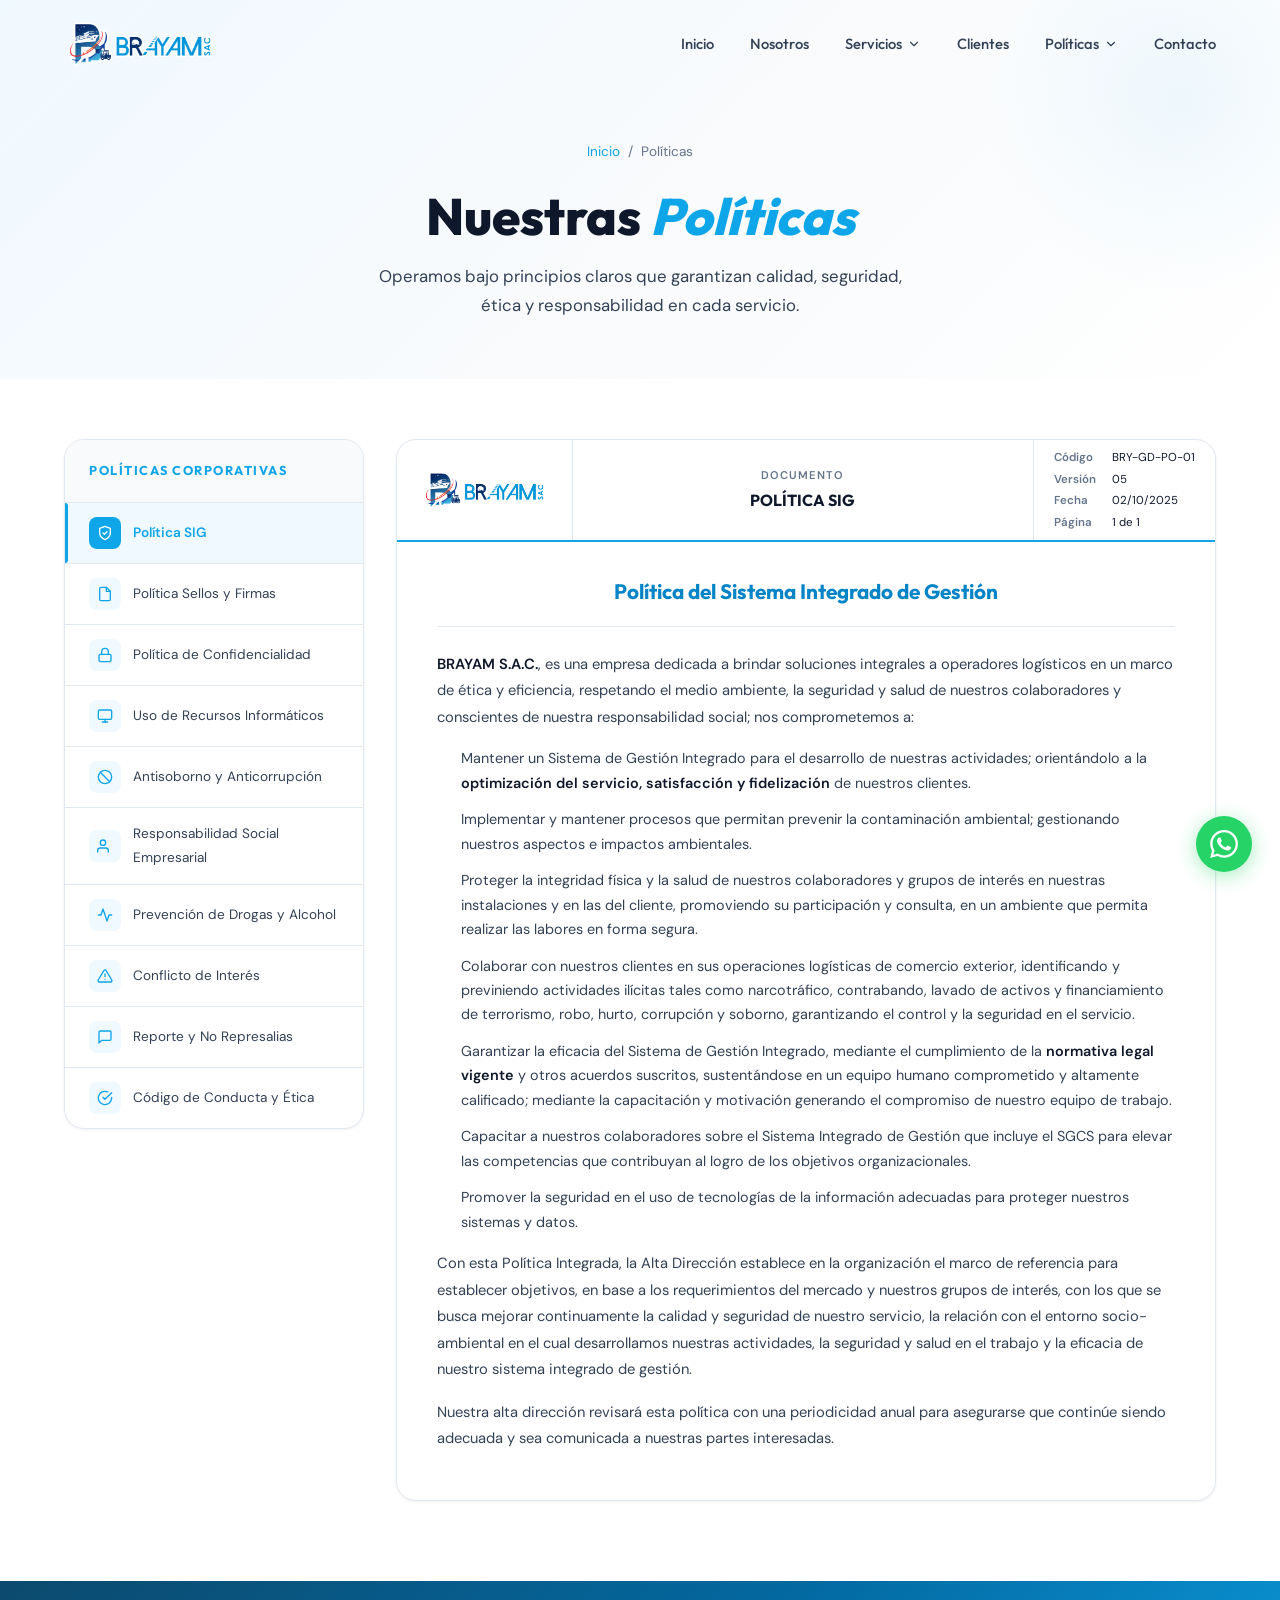
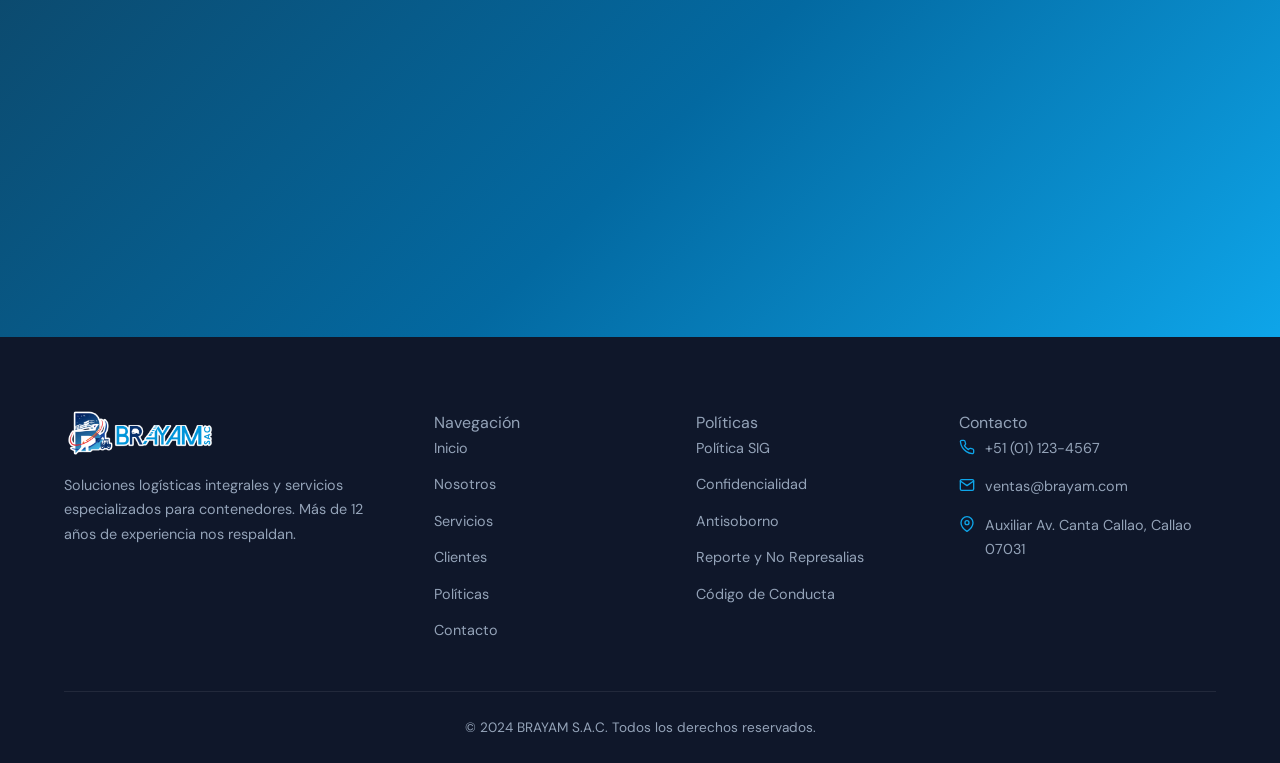
<file: pages/politicas.html>
<!DOCTYPE html>
<html lang="es">

<head>
  <meta charset="UTF-8">
  <meta name="viewport" content="width=device-width, initial-scale=1.0">
  <title>Políticas | BRAYAM S.A.C. - Compromiso con la Excelencia</title>
  <meta name="description"
    content="Conoce nuestras políticas corporativas: Sistema Integrado de Gestión, Confidencialidad, Antisoborno, Responsabilidad Social, Código de Conducta y más.">
  <link rel="icon" type="image/png" href="../img/logoA.png">
  <link rel="preconnect" href="https://fonts.googleapis.com">
  <link rel="preconnect" href="https://fonts.gstatic.com" crossorigin>
  <link
    href="https://fonts.googleapis.com/css2?family=Outfit:wght@300;400;500;600;700;800&family=DM+Sans:ital,opsz,wght@0,9..40,300;0,9..40,400;0,9..40,500;0,9..40,600;1,9..40,400&display=swap"
    rel="stylesheet">
  <link rel="stylesheet" href="../css/estilos.css">
  <link rel="stylesheet" href="../css/politicas.css">
</head>

<body>

  <!-- ==================== HEADER ==================== -->
  <header class="header" id="header">
    <div class="container">
      <div class="header-inner">
        <a href="../index.html" class="logo">
          <img src="../img/logo.png" alt="BRAYAM S.A.C." style="height: 48px; width: auto;">
        </a>

        <nav class="nav-desktop">
          <a href="../index.html">Inicio</a>
          <a href="../index.html#nosotros">Nosotros</a>
          <div class="nav-dropdown">
            <a href="servicios.html" class="nav-dropdown-trigger">
              Servicios
              <svg class="chevron-down" viewBox="0 0 24 24" fill="none" stroke="currentColor" stroke-width="2" stroke-linecap="round" stroke-linejoin="round"><polyline points="6 9 12 15 18 9"/></svg>
            </a>
            <div class="nav-dropdown-menu dropdown-two-cols">
              <div class="dropdown-cols-wrapper">
                <div class="dropdown-heading">Nuestros Servicios</div>
                <a href="servicios.html#servicio-01" class="dropdown-link"><span class="dropdown-icon"><svg viewBox="0 0 24 24" fill="none" stroke="currentColor" stroke-width="2" stroke-linecap="round" stroke-linejoin="round"><rect x="1" y="3" width="22" height="18" rx="2"/><path d="M1 9h22"/><path d="M9 21V9"/></svg></span>Forrado de Contenedores</a>
                <a href="servicios.html#servicio-02" class="dropdown-link"><span class="dropdown-icon"><svg viewBox="0 0 24 24" fill="none" stroke="currentColor" stroke-width="2" stroke-linecap="round" stroke-linejoin="round"><rect x="2" y="7" width="8" height="14" rx="1"/><rect x="14" y="3" width="8" height="18" rx="1"/></svg></span>Operaciones de Estiba y Desestiba</a>
                <a href="servicios.html#servicio-03" class="dropdown-link"><span class="dropdown-icon"><svg viewBox="0 0 24 24" fill="none" stroke="currentColor" stroke-width="2" stroke-linecap="round" stroke-linejoin="round"><path d="M12 2.69l5.66 5.66a8 8 0 1 1-11.31 0z"/></svg></span>Mantenimiento y Limpieza</a>
                <a href="servicios.html#servicio-04" class="dropdown-link"><span class="dropdown-icon"><svg viewBox="0 0 24 24" fill="none" stroke="currentColor" stroke-width="2" stroke-linecap="round" stroke-linejoin="round"><path d="M14 2H6a2 2 0 0 0-2 2v16a2 2 0 0 0 2 2h12a2 2 0 0 0 2-2V8z"/><polyline points="14 2 14 8 20 8"/></svg></span>Control, Supervisión y Registro</a>
                <a href="servicios.html#servicio-05" class="dropdown-link"><span class="dropdown-icon"><svg viewBox="0 0 24 24" fill="none" stroke="currentColor" stroke-width="2" stroke-linecap="round" stroke-linejoin="round"><path d="M9 11l3 3L22 4"/><path d="M21 12v7a2 2 0 0 1-2 2H5a2 2 0 0 1-2-2V5a2 2 0 0 1 2-2h11"/></svg></span>Acondicionamiento y Maquilar</a>
                <a href="servicios.html#servicio-06" class="dropdown-link"><span class="dropdown-icon"><svg viewBox="0 0 24 24" fill="none" stroke="currentColor" stroke-width="2" stroke-linecap="round" stroke-linejoin="round"><circle cx="12" cy="12" r="3"/><path d="M19.4 15a1.65 1.65 0 0 0 .33 1.82l.06.06a2 2 0 0 1-2.83 2.83l-.06-.06a1.65 1.65 0 0 0-1.82-.33 1.65 1.65 0 0 0-1 1.51V21a2 2 0 0 1-4 0v-.09A1.65 1.65 0 0 0 9 19.4a1.65 1.65 0 0 0-1.82.33l-.06.06a2 2 0 0 1-2.83-2.83l.06-.06A1.65 1.65 0 0 0 4.68 15a1.65 1.65 0 0 0-1.51-1H3a2 2 0 0 1 0-4h.09A1.65 1.65 0 0 0 4.6 9a1.65 1.65 0 0 0-.33-1.82l-.06-.06a2 2 0 0 1 2.83-2.83l.06.06A1.65 1.65 0 0 0 9 4.68a1.65 1.65 0 0 0 1-1.51V3a2 2 0 0 1 4 0v.09a1.65 1.65 0 0 0 1 1.51 1.65 1.65 0 0 0 1.82-.33l.06-.06a2 2 0 0 1 2.83 2.83l-.06.06A1.65 1.65 0 0 0 19.4 9a1.65 1.65 0 0 0 1.51 1H21a2 2 0 0 1 0 4h-.09a1.65 1.65 0 0 0-1.51 1z"/></svg></span>Operación de Maquinaria</a>
              </div>
            </div>
          </div>
          <a href="../index.html#clientes">Clientes</a>
          <div class="nav-dropdown">
            <a href="politicas.html" class="nav-dropdown-trigger">
              Políticas
              <svg class="chevron-down" viewBox="0 0 24 24" fill="none" stroke="currentColor" stroke-width="2" stroke-linecap="round" stroke-linejoin="round"><polyline points="6 9 12 15 18 9"/></svg>
            </a>
            <div class="nav-dropdown-menu dropdown-two-cols">
              <div class="dropdown-cols-wrapper">
                <div class="dropdown-heading">Nuestras Políticas</div>
                <a href="#" data-policy="politica-01" class="dropdown-link"><span class="dropdown-icon"><svg viewBox="0 0 24 24" fill="none" stroke="currentColor" stroke-width="2" stroke-linecap="round" stroke-linejoin="round"><path d="M12 22s8-4 8-10V5l-8-3-8 3v7c0 6 8 10 8 10z"/><path d="M9 12l2 2 4-4"/></svg></span>Política SIG</a>
                <a href="#" data-policy="politica-02" class="dropdown-link"><span class="dropdown-icon"><svg viewBox="0 0 24 24" fill="none" stroke="currentColor" stroke-width="2" stroke-linecap="round" stroke-linejoin="round"><path d="M14 2H6a2 2 0 0 0-2 2v16a2 2 0 0 0 2 2h12a2 2 0 0 0 2-2V8z"/><polyline points="14 2 14 8 20 8"/></svg></span>Sellos y Firmas</a>
                <a href="#" data-policy="politica-03" class="dropdown-link"><span class="dropdown-icon"><svg viewBox="0 0 24 24" fill="none" stroke="currentColor" stroke-width="2" stroke-linecap="round" stroke-linejoin="round"><rect x="3" y="11" width="18" height="11" rx="2" ry="2"/><path d="M7 11V7a5 5 0 0 1 10 0v4"/></svg></span>Confidencialidad</a>
                <a href="#" data-policy="politica-04" class="dropdown-link"><span class="dropdown-icon"><svg viewBox="0 0 24 24" fill="none" stroke="currentColor" stroke-width="2" stroke-linecap="round" stroke-linejoin="round"><rect x="2" y="3" width="20" height="14" rx="2" ry="2"/><line x1="8" y1="21" x2="16" y2="21"/><line x1="12" y1="17" x2="12" y2="21"/></svg></span>Uso de Recursos Informáticos</a>
                <a href="#" data-policy="politica-05" class="dropdown-link"><span class="dropdown-icon"><svg viewBox="0 0 24 24" fill="none" stroke="currentColor" stroke-width="2" stroke-linecap="round" stroke-linejoin="round"><circle cx="12" cy="12" r="10"/><line x1="4.93" y1="4.93" x2="19.07" y2="19.07"/></svg></span>Antisoborno y Anticorrupción</a>
                <a href="#" data-policy="politica-06" class="dropdown-link"><span class="dropdown-icon"><svg viewBox="0 0 24 24" fill="none" stroke="currentColor" stroke-width="2" stroke-linecap="round" stroke-linejoin="round"><path d="M17 21v-2a4 4 0 0 0-4-4H5a4 4 0 0 0-4 4v2"/><circle cx="9" cy="7" r="4"/></svg></span>Responsabilidad Social</a>
                <a href="#" data-policy="politica-07" class="dropdown-link"><span class="dropdown-icon"><svg viewBox="0 0 24 24" fill="none" stroke="currentColor" stroke-width="2" stroke-linecap="round" stroke-linejoin="round"><path d="M22 12h-4l-3 9L9 3l-3 9H2"/></svg></span>Prevención de Drogas y Alcohol</a>
                <a href="#" data-policy="politica-08" class="dropdown-link"><span class="dropdown-icon"><svg viewBox="0 0 24 24" fill="none" stroke="currentColor" stroke-width="2" stroke-linecap="round" stroke-linejoin="round"><path d="M10.29 3.86L1.82 18a2 2 0 0 0 1.71 3h16.94a2 2 0 0 0 1.71-3L13.71 3.86a2 2 0 0 0-3.42 0z"/><line x1="12" y1="9" x2="12" y2="13"/><line x1="12" y1="17" x2="12.01" y2="17"/></svg></span>Conflicto de Interés</a>
                <a href="#" data-policy="politica-09" class="dropdown-link"><span class="dropdown-icon"><svg viewBox="0 0 24 24" fill="none" stroke="currentColor" stroke-width="2" stroke-linecap="round" stroke-linejoin="round"><path d="M21 15a2 2 0 0 1-2 2H7l-4 4V5a2 2 0 0 1 2-2h14a2 2 0 0 1 2 2z"/></svg></span>Reporte y No Represalias</a>
                <a href="#" data-policy="politica-10" class="dropdown-link"><span class="dropdown-icon"><svg viewBox="0 0 24 24" fill="none" stroke="currentColor" stroke-width="2" stroke-linecap="round" stroke-linejoin="round"><path d="M22 11.08V12a10 10 0 1 1-5.93-9.14"/><polyline points="22 4 12 14.01 9 11.01"/></svg></span>Código de Conducta y Ética</a>
              </div>
            </div>
          </div>
          <a href="../index.html#contacto">Contacto</a>
        </nav>

        <a href="../index.html#contacto" class="btn btn-primary" style="display:none" id="headerCta">Solicitar cotización</a>

        <div class="mobile-toggle" id="mobileToggle">
          <span></span><span></span><span></span>
        </div>
      </div>
    </div>
  </header>

  <!-- Mobile Menu -->
  <div class="mobile-menu" id="mobileMenu">
    <a href="../index.html" class="mobile-link">Inicio</a>
    <a href="../index.html#nosotros" class="mobile-link">Nosotros</a>
    <div class="mobile-dropdown">
      <button class="mobile-dropdown-trigger" data-target="mobileServicios">Servicios <svg class="chevron-down" viewBox="0 0 24 24" fill="none" stroke="currentColor" stroke-width="2" stroke-linecap="round" stroke-linejoin="round"><polyline points="6 9 12 15 18 9"/></svg></button>
      <div class="mobile-dropdown-content" id="mobileServicios">
        <a href="servicios.html#servicio-01" class="mobile-link">Forrado de Contenedores</a>
        <a href="servicios.html#servicio-02" class="mobile-link">Estiba y Desestiba</a>
        <a href="servicios.html#servicio-03" class="mobile-link">Mantenimiento y Limpieza</a>
        <a href="servicios.html#servicio-04" class="mobile-link">Control y Supervisión</a>
        <a href="servicios.html#servicio-05" class="mobile-link">Acondicionamiento y Maquilar</a>
        <a href="servicios.html#servicio-06" class="mobile-link">Operación de Maquinaria</a>
      </div>
    </div>
    <a href="../index.html#clientes" class="mobile-link">Clientes</a>
    <div class="mobile-dropdown">
      <button class="mobile-dropdown-trigger" data-target="mobilePoliticas">Políticas <svg class="chevron-down" viewBox="0 0 24 24" fill="none" stroke="currentColor" stroke-width="2" stroke-linecap="round" stroke-linejoin="round"><polyline points="6 9 12 15 18 9"/></svg></button>
      <div class="mobile-dropdown-content" id="mobilePoliticas">
        <a href="#" data-policy="politica-01" class="mobile-link">Política SIG</a>
        <a href="#" data-policy="politica-02" class="mobile-link">Sellos y Firmas</a>
        <a href="#" data-policy="politica-03" class="mobile-link">Confidencialidad</a>
        <a href="#" data-policy="politica-04" class="mobile-link">Uso de Recursos Informáticos</a>
        <a href="#" data-policy="politica-05" class="mobile-link">Antisoborno y Anticorrupción</a>
        <a href="#" data-policy="politica-06" class="mobile-link">Responsabilidad Social</a>
        <a href="#" data-policy="politica-07" class="mobile-link">Prevención de Drogas y Alcohol</a>
        <a href="#" data-policy="politica-08" class="mobile-link">Conflicto de Interés</a>
        <a href="#" data-policy="politica-09" class="mobile-link">Reporte y No Represalias</a>
        <a href="#" data-policy="politica-10" class="mobile-link">Código de Conducta y Ética</a>
      </div>
    </div>
    <a href="../index.html#contacto" class="mobile-link">Contacto</a>
    <a href="../index.html#contacto" class="btn btn-primary mobile-link" style="margin-top:12px;">Solicitar cotización</a>
  </div>

  <main>
    <!-- ==================== HERO ==================== -->
    <section class="page-hero">
      <div class="container">
        <div class="breadcrumb reveal"><a href="../index.html">Inicio</a><span>/</span><span>Políticas</span></div>
        <h1 class="reveal reveal-delay-1">Nuestras <span class="accent">Políticas</span></h1>
        <p class="reveal reveal-delay-2">Operamos bajo principios claros que garantizan calidad, seguridad, ética y responsabilidad en cada servicio.</p>
      </div>
    </section>

    <!-- ==================== VIEWER ==================== -->
    <section class="policies-viewer" id="viewer">
      <div class="container">
        <div class="policies-layout">
          <!-- SIDEBAR -->
          <div class="policies-sidebar">
            <div class="sidebar-heading">Políticas Corporativas</div>
            <ul class="sidebar-list">
              <li class="sidebar-item active" data-target="politica-01">
                <div class="sidebar-item-icon"><svg viewBox="0 0 24 24" fill="none" stroke="currentColor" stroke-width="2" stroke-linecap="round" stroke-linejoin="round"><path d="M12 22s8-4 8-10V5l-8-3-8 3v7c0 6 8 10 8 10z"/><path d="M9 12l2 2 4-4"/></svg></div>
                <div><span class="sidebar-item-name">Política SIG</span></div>
              </li>
              <li class="sidebar-item" data-target="politica-02">
                <div class="sidebar-item-icon"><svg viewBox="0 0 24 24" fill="none" stroke="currentColor" stroke-width="2" stroke-linecap="round" stroke-linejoin="round"><path d="M14 2H6a2 2 0 0 0-2 2v16a2 2 0 0 0 2 2h12a2 2 0 0 0 2-2V8z"/><polyline points="14 2 14 8 20 8"/></svg></div>
                <div><span class="sidebar-item-name">Política Sellos y Firmas</span></div>
              </li>
              <li class="sidebar-item" data-target="politica-03">
                <div class="sidebar-item-icon"><svg viewBox="0 0 24 24" fill="none" stroke="currentColor" stroke-width="2" stroke-linecap="round" stroke-linejoin="round"><rect x="3" y="11" width="18" height="11" rx="2" ry="2"/><path d="M7 11V7a5 5 0 0 1 10 0v4"/></svg></div>
                <div><span class="sidebar-item-name">Política de Confidencialidad</span></div>
              </li>
              <li class="sidebar-item" data-target="politica-04">
                <div class="sidebar-item-icon"><svg viewBox="0 0 24 24" fill="none" stroke="currentColor" stroke-width="2" stroke-linecap="round" stroke-linejoin="round"><rect x="2" y="3" width="20" height="14" rx="2" ry="2"/><line x1="8" y1="21" x2="16" y2="21"/><line x1="12" y1="17" x2="12" y2="21"/></svg></div>
                <div><span class="sidebar-item-name">Uso de Recursos Informáticos</span></div>
              </li>
              <li class="sidebar-item" data-target="politica-05">
                <div class="sidebar-item-icon"><svg viewBox="0 0 24 24" fill="none" stroke="currentColor" stroke-width="2" stroke-linecap="round" stroke-linejoin="round"><circle cx="12" cy="12" r="10"/><line x1="4.93" y1="4.93" x2="19.07" y2="19.07"/></svg></div>
                <div><span class="sidebar-item-name">Antisoborno y Anticorrupción</span></div>
              </li>
              <li class="sidebar-item" data-target="politica-06">
                <div class="sidebar-item-icon"><svg viewBox="0 0 24 24" fill="none" stroke="currentColor" stroke-width="2" stroke-linecap="round" stroke-linejoin="round"><path d="M17 21v-2a4 4 0 0 0-4-4H5a4 4 0 0 0-4 4v2"/><circle cx="9" cy="7" r="4"/></svg></div>
                <div><span class="sidebar-item-name">Responsabilidad Social Empresarial</span></div>
              </li>
              <li class="sidebar-item" data-target="politica-07">
                <div class="sidebar-item-icon"><svg viewBox="0 0 24 24" fill="none" stroke="currentColor" stroke-width="2" stroke-linecap="round" stroke-linejoin="round"><path d="M22 12h-4l-3 9L9 3l-3 9H2"/></svg></div>
                <div><span class="sidebar-item-name">Prevención de Drogas y Alcohol</span></div>
              </li>
              <li class="sidebar-item" data-target="politica-08">
                <div class="sidebar-item-icon"><svg viewBox="0 0 24 24" fill="none" stroke="currentColor" stroke-width="2" stroke-linecap="round" stroke-linejoin="round"><path d="M10.29 3.86L1.82 18a2 2 0 0 0 1.71 3h16.94a2 2 0 0 0 1.71-3L13.71 3.86a2 2 0 0 0-3.42 0z"/><line x1="12" y1="9" x2="12" y2="13"/><line x1="12" y1="17" x2="12.01" y2="17"/></svg></div>
                <div><span class="sidebar-item-name">Conflicto de Interés</span></div>
              </li>
              <li class="sidebar-item" data-target="politica-09">
                <div class="sidebar-item-icon"><svg viewBox="0 0 24 24" fill="none" stroke="currentColor" stroke-width="2" stroke-linecap="round" stroke-linejoin="round"><path d="M21 15a2 2 0 0 1-2 2H7l-4 4V5a2 2 0 0 1 2-2h14a2 2 0 0 1 2 2z"/></svg></div>
                <div><span class="sidebar-item-name">Reporte y No Represalias</span></div>
              </li>
              <li class="sidebar-item" data-target="politica-10">
                <div class="sidebar-item-icon"><svg viewBox="0 0 24 24" fill="none" stroke="currentColor" stroke-width="2" stroke-linecap="round" stroke-linejoin="round"><path d="M22 11.08V12a10 10 0 1 1-5.93-9.14"/><polyline points="22 4 12 14.01 9 11.01"/></svg></div>
                <div><span class="sidebar-item-name">Código de Conducta y Ética</span></div>
              </li>
            </ul>
          </div>

          <!-- DOCUMENTS -->
          <div class="documents-area">
            <!-- DOC 01 -->
            <div class="policy-document active" id="politica-01">
              <div class="doc-header">
                <div class="doc-logo"><img src="../img/logo.png" alt="BRAYAM S.A.C."></div>
                <div class="doc-title-cell"><span class="doc-title-label">Documento</span><span class="doc-title-value">POLÍTICA SIG</span></div>
                <div class="doc-meta"><div class="doc-meta-row"><span class="doc-meta-label">Código</span><span class="doc-meta-value">BRY-GD-PO-01</span></div><div class="doc-meta-row"><span class="doc-meta-label">Versión</span><span class="doc-meta-value">05</span></div><div class="doc-meta-row"><span class="doc-meta-label">Fecha</span><span class="doc-meta-value">02/10/2025</span></div><div class="doc-meta-row"><span class="doc-meta-label">Página</span><span class="doc-meta-value">1 de 1</span></div></div>
              </div>
              <div class="doc-body">
                <div class="doc-body-title">Política del Sistema Integrado de Gestión</div>
                <p><strong>BRAYAM S.A.C.</strong>, es una empresa dedicada a brindar soluciones integrales a operadores logísticos en un marco de ética y eficiencia, respetando el medio ambiente, la seguridad y salud de nuestros colaboradores y conscientes de nuestra responsabilidad social; nos comprometemos a:</p>
                <ul>
                  <li>Mantener un Sistema de Gestión Integrado para el desarrollo de nuestras actividades; orientándolo a la <strong>optimización del servicio, satisfacción y fidelización</strong> de nuestros clientes.</li>
                  <li>Implementar y mantener procesos que permitan prevenir la contaminación ambiental; gestionando nuestros aspectos e impactos ambientales.</li>
                  <li>Proteger la integridad física y la salud de nuestros colaboradores y grupos de interés en nuestras instalaciones y en las del cliente, promoviendo su participación y consulta, en un ambiente que permita realizar las labores en forma segura.</li>
                  <li>Colaborar con nuestros clientes en sus operaciones logísticas de comercio exterior, identificando y previniendo actividades ilícitas tales como narcotráfico, contrabando, lavado de activos y financiamiento de terrorismo, robo, hurto, corrupción y soborno, garantizando el control y la seguridad en el servicio.</li>
                  <li>Garantizar la eficacia del Sistema de Gestión Integrado, mediante el cumplimiento de la <strong>normativa legal vigente</strong> y otros acuerdos suscritos, sustentándose en un equipo humano comprometido y altamente calificado; mediante la capacitación y motivación generando el compromiso de nuestro equipo de trabajo.</li>
                  <li>Capacitar a nuestros colaboradores sobre el Sistema Integrado de Gestión que incluye el SGCS para elevar las competencias que contribuyan al logro de los objetivos organizacionales.</li>
                  <li>Promover la seguridad en el uso de tecnologías de la información adecuadas para proteger nuestros sistemas y datos.</li>
                </ul>
                <p>Con esta Política Integrada, la Alta Dirección establece en la organización el marco de referencia para establecer objetivos, en base a los requerimientos del mercado y nuestros grupos de interés, con los que se busca mejorar continuamente la calidad y seguridad de nuestro servicio, la relación con el entorno socio-ambiental en el cual desarrollamos nuestras actividades, la seguridad y salud en el trabajo y la eficacia de nuestro sistema integrado de gestión.</p>
                <p>Nuestra alta dirección revisará esta política con una periodicidad anual para asegurarse que continúe siendo adecuada y sea comunicada a nuestras partes interesadas.</p>
              </div>
            </div>

            <!-- DOC 02 -->
            <div class="policy-document" id="politica-02">
              <div class="doc-header">
                <div class="doc-logo"><img src="../img/logo.png" alt="BRAYAM S.A.C."></div>
                <div class="doc-title-cell"><span class="doc-title-label">Documento</span><span class="doc-title-value">POLÍTICA SELLOS Y FIRMAS</span></div>
                <div class="doc-meta"><div class="doc-meta-row"><span class="doc-meta-label">Código</span><span class="doc-meta-value">BRY-GD-PO-02</span></div><div class="doc-meta-row"><span class="doc-meta-label">Versión</span><span class="doc-meta-value">02</span></div><div class="doc-meta-row"><span class="doc-meta-label">Fecha</span><span class="doc-meta-value">01/06/2023</span></div><div class="doc-meta-row"><span class="doc-meta-label">Página</span><span class="doc-meta-value">1 de 1</span></div></div>
              </div>
              <div class="doc-body">
                <div class="doc-body-title">Política Sellos y Firmas</div>
                <p><strong>BRAYAM S.A.C.</strong>, es una empresa dedicada a brindar soluciones integrales a operadores logísticos en un marco de ética y eficiencia, respetando el medio ambiente, la seguridad y salud de nuestros colaboradores y conscientes de nuestra responsabilidad social; nos comprometemos a:</p>
                <ul>
                  <li>Establecer los controles para asegurar el uso de firmas y sellos para prevenir todos los riesgos asociados con la alteración de documentos, falsificación o fraude.</li>
                  <li>Garantizar la veracidad y validez del uso de los sellos sea respetada.</li>
                  <li>Instruir a sus colaboradores para que efectúen una revisión cuidadosa de los documentos que emiten y recepcionan, para que solo firmen y sellen aquello que por funciones les corresponden, cumpliendo de esta manera con el Sistema Integrado de Gestión.</li>
                </ul>
                <p>Nuestra alta dirección revisará esta política con una periodicidad anual para asegurarse que continúe siendo adecuada y será comunicada a nuestras partes interesadas.</p>
              </div>
            </div>

            <!-- DOC 03 -->
            <div class="policy-document" id="politica-03">
              <div class="doc-header">
                <div class="doc-logo"><img src="../img/logo.png" alt="BRAYAM S.A.C."></div>
                <div class="doc-title-cell"><span class="doc-title-label">Documento</span><span class="doc-title-value">POLÍTICA DE CONFIDENCIALIDAD</span></div>
                <div class="doc-meta"><div class="doc-meta-row"><span class="doc-meta-label">Código</span><span class="doc-meta-value">BRY-GD-PO-03</span></div><div class="doc-meta-row"><span class="doc-meta-label">Versión</span><span class="doc-meta-value">02</span></div><div class="doc-meta-row"><span class="doc-meta-label">Fecha</span><span class="doc-meta-value">01/06/2023</span></div><div class="doc-meta-row"><span class="doc-meta-label">Página</span><span class="doc-meta-value">1 de 1</span></div></div>
              </div>
              <div class="doc-body">
                <div class="doc-body-title">Política de Confidencialidad</div>
                <p><strong>BRAYAM S.A.C.</strong>, es una empresa dedicada a brindar soluciones integrales a operadores logístico en Lima, Perú, a los integrantes del comercio de la cadena de suministro a nivel nacional.</p>
                <p>Es política de BRAYAM S.A.C. asegurar el uso, intercambio y conservación adecuada de la información, soportada sobre la base de la documentación física, oral, electrónico y de cualquier otro medio, para lo cual:</p>
                <ul>
                  <li>Preservamos la confidencialidad, integridad, disponibilidad y confiabilidad de la información de la empresa.</li>
                  <li>No utilizamos la información para ningún otro propósito que no esté relacionado con el puesto o posición y a no utilizar la información de cualquier manera que pudiera generar conflictos.</li>
                  <li>No reproducimos, transformamos, distribuimos, ni comunicamos a terceros, la información, data, ni documentos que pertenecen a BRAYAM S.A.C. y de nuestros clientes.</li>
                  <li>Difundimos a terceros antes de ingresar a BRAYAM S.A.C. en no utilizar la información para ningún otro propósito que no esté relacionado con el motivo de su visita.</li>
                  <li>Difundimos a nuestros clientes que toda información que requieran de nuestro personal, cumplimos con la ley de protección de datos personales 29733, reglamento Decreto Supremo 003-2013-JUS y modificatorias; y de nuestra organización es confidencial y deben tener mecanismos de control para el mal uso intencionado por terceros.</li>
                  <li>Mantenemos mecanismos de control en la asignación de claves de acceso, link o credenciales a los equipos de cómputo, programas y otros que proporcionamos a nuestros trabajadores, clientes y proveedores, prohibiendo a estos usuarios en no usar cuentas asignadas de otros ni proporcionar la suya.</li>
                  <li>Reportamos cualquier acto sospechoso e ilícito que afecte la seguridad de la información confidencialidad.</li>
                </ul>
                <p>Nuestra Política de Confidencialidad es difundida, comunicada a nuestros trabajadores y otras partes interesadas a fin de mejorarla continuamente. Nuestra alta dirección revisará esta política con una periodicidad anual para asegurarse que continúe siendo adecuada y será comunicada a nuestras partes interesadas.</p>
              </div>
            </div>

            <!-- DOC 04 -->
            <div class="policy-document" id="politica-04">
              <div class="doc-header">
                <div class="doc-logo"><img src="../img/logo.png" alt="BRAYAM S.A.C."></div>
                <div class="doc-title-cell"><span class="doc-title-label">Documento</span><span class="doc-title-value">POLÍTICA USO DE RECURSOS INFORMÁTICOS</span></div>
                <div class="doc-meta"><div class="doc-meta-row"><span class="doc-meta-label">Código</span><span class="doc-meta-value">BRY-GD-PO-04</span></div><div class="doc-meta-row"><span class="doc-meta-label">Versión</span><span class="doc-meta-value">02</span></div><div class="doc-meta-row"><span class="doc-meta-label">Fecha</span><span class="doc-meta-value">01/06/2023</span></div><div class="doc-meta-row"><span class="doc-meta-label">Página</span><span class="doc-meta-value">1 de 1</span></div></div>
              </div>
              <div class="doc-body">
                <div class="doc-body-title">Política Uso de Recursos Informáticos</div>
                <p><strong>BRAYAM S.A.C.</strong>, es una empresa dedicada a brindar soluciones integrales a operadores de ética y eficiencia, respetando la seguridad y salud de nuestros colaboradores y conscientes de nuestra responsabilidad social; nos comprometemos a:</p>
                <ul>
                  <li>Definir controles que permitan a los colaboradores hacer el mejor uso posible de los recursos de tecnología, que permitan trabajar en un ambiente seguro y claro.</li>
                  <li>Preservar la integridad de los recursos informáticos como computadores, laptops, impresoras, Redes, Sistemas de Información, Programas, datos de propiedad de la organización y otros, aun cuando no se encuentren en sus instalaciones.</li>
                  <li>Asegurar que el uso de estos recursos cumpla con las leyes, normas y procedimientos de la organización.</li>
                  <li>Proteger de daños a su infraestructura o legales, como consecuencia del uso indebido de los recursos informáticos.</li>
                  <li>Capacitar a los colaboradores comprometiéndolos para la difusión y cumplimiento de esta política.</li>
                </ul>
                <p>Nuestra alta dirección revisará esta política con una periodicidad anual para asegurarse que continúe siendo adecuada y será comunicada a nuestras partes interesadas.</p>
              </div>
            </div>

            <!-- DOC 05 -->
            <div class="policy-document" id="politica-05">
              <div class="doc-header">
                <div class="doc-logo"><img src="../img/logo.png" alt="BRAYAM S.A.C."></div>
                <div class="doc-title-cell"><span class="doc-title-label">Documento</span><span class="doc-title-value">POLITICA ANTISOBORNO Y ANTICORRUPCIÓN</span></div>
                <div class="doc-meta"><div class="doc-meta-row"><span class="doc-meta-label">Código</span><span class="doc-meta-value">BRY-GD-PO-05</span></div><div class="doc-meta-row"><span class="doc-meta-label">Versión</span><span class="doc-meta-value">02</span></div><div class="doc-meta-row"><span class="doc-meta-label">Fecha</span><span class="doc-meta-value">01/06/2023</span></div><div class="doc-meta-row"><span class="doc-meta-label">Página</span><span class="doc-meta-value">1 de 2</span></div></div>
              </div>
              <div class="doc-body">
                <div class="doc-body-title">Política Antisoborno y Anticorrupción</div>
                <p><strong>En BRAYAM S.A.C. no se tolera el soborno.</strong></p>
                <p>La corrupción, soborno o intento de soborno es inaceptable. Esto aplica tanto si ofreces un soborno como si lo aceptas. Va en contra de los valores de Brayam S.A.C. para hacer negocios de acuerdo con los más altos estándares legales, morales y ético. El tema del soborno y la corrupción está abarcado en diversas leyes y estatutos nacionales e internacionales. Estas leyes demandan usualmente que las empresas establezcan medidas proactivas y rigurosas para detectar y prevenir las prácticas corruptas.</p>
                <p><strong>Declaración del Acta</strong></p>
                <p>BRAYAM S.A.C Se compromete a tener una conducta legal y ética y evitar tomar medidas que dañen los intereses de la organización, otros afiliados, clientes o la industria. Tomaremos medidas para garantizar que están completamente informados acerca de las regulaciones aplicables y monitorear a los empleados y socios empresariales para garantizar el cumplimiento total y continuo.</p>
                <p><strong>Cumplimiento legal</strong></p>
                <p>BRAYAM S.A.C garantizará que tiene conocimiento de las leyes aplicables para combatir el soborno y la corrupción en todas las jurisdicciones en las que operamos y que obedeceremos y defenderemos dichas leyes.</p>
                <p><strong>Conducta ética</strong></p>
                <p>Como demostración de nuestro compromiso nos comprometemos a tener un enfoque de tolerancia cero sobre el soborno y la corrupción. En todo momento actuaremos de manera profesional, con equidad y con la mayor integridad posible en todas las negociaciones y relaciones empresariales. Esto será aplicable en todos los lugares donde operemos.</p>
                <p><strong>Código de Conducta</strong></p>
                <p>BRAYAM S.A.C se compromete a:</p>
                <ol>
                  <li>Nunca involucrarse en forma alguna de soborno, ya sea de manera directa o a través de un tercero.</li>
                  <li>Nunca ofrecer o hacer un pago inapropiado o autorizar hacer un pago inapropiado (en efectivo o de otra forma) a cualquier personal, incluyendo un funcionario nacional o extranjero en cualquier parte del mundo.</li>
                  <li>Nunca intentar inducir a una persona o aun funcionario nacional o extranjero a actuar de manera ilegal o inapropiada.</li>
                  <li>Nunca ofrecer, o aceptar dinero o cualquier otra cosa de valor, tal como regalos, coimas o comisiones, en relación con el aprovisionamiento del negocio o la adjudicación de un contrato.</li>
                  <li>Nunca ofrecer o dar un regalo o muestra de hospitalidad a algún empleado público o funcionario gubernamental o representante si se espera o está implícito que el favor debe devolverse.</li>
                  <li>Nunca aceptar un regalo de un socio empresarial si hay alguna sugerencia de que se espera o está implícita la devolución del favor.</li>
                  <li>Nunca facilitar pagos por obtener un nivel de servicio al que normalmente nunca tendría acceso.</li>
                  <li>Nunca ignorar o dejar de informar alguna señal de que se han realizado pagos inapropiados a las autoridades pertinentes.</li>
                  <li>Nunca inducir o ayudar a otro individuo a violar las leyes o regulaciones aplicables.</li>
                </ol>
                <p><strong>Acuerdo</strong></p>
                <p>1. Certifico haber leído y entendido el acuerdo de BRAYAM S.A.C. y que también he leído la política antisoborno y anticorrupción.</p>
                <p>Nuestra alta dirección revisará esta política con una periodicidad anual para asegurarse que continúe siendo adecuada y será comunicada a nuestras partes interesadas.</p>
              </div>
            </div>

            <!-- DOC 06 -->
            <div class="policy-document" id="politica-06">
              <div class="doc-header">
                <div class="doc-logo"><img src="../img/logo.png" alt="BRAYAM S.A.C."></div>
                <div class="doc-title-cell"><span class="doc-title-label">Documento</span><span class="doc-title-value">POLÍTICA DE RESPONSABILIDAD SOCIAL EMPRESARIAL</span></div>
                <div class="doc-meta"><div class="doc-meta-row"><span class="doc-meta-label">Código</span><span class="doc-meta-value">BRY-GD-PO-06</span></div><div class="doc-meta-row"><span class="doc-meta-label">Versión</span><span class="doc-meta-value">02</span></div><div class="doc-meta-row"><span class="doc-meta-label">Fecha</span><span class="doc-meta-value">01/06/2023</span></div><div class="doc-meta-row"><span class="doc-meta-label">Página</span><span class="doc-meta-value">1 de 1</span></div></div>
              </div>
              <div class="doc-body">
                <div class="doc-body-title">Política de Responsabilidad Social Empresarial</div>
                <p>La política responsabilidad social empresarial es para nosotros un marco de actuación dentro del cual se desarrolló los objetivos estratégicos de la empresa <strong>BRAYAM SAC</strong>, para contribuir al desarrollo humano sostenible a través de la generación de valor social, económico y ambiental, buscando con ello el reconocimiento por parte de los grupos de interés, mediante la actuación empresarial socialmente responsable y para ello involucra todas las personas que de ella hacen parte.</p>
                <p>Brayam S.A.C es una pequeña empresa generadora de empleo dentro de su ámbito local, además desarrolla programas de ayuda social para con sus colaboradores y el bienestar de nuestra comunidad.</p>
                <p>Como pequeña empresa nos esforzamos por desempeñar un papel importante como miembro de la sociedad. Es por ello que nos comprometemos a:</p>
                <ul>
                  <li>Respetar la dignidad y el valor de nuestros colaboradores y de cada persona.</li>
                  <li>Fomentar la diversidad y la igualdad de oportunidades en un entorno de respeto, escucha y diálogo permanente, incentivando a nuestros colaboradores a traer nuevas ideas, prestando especial atención a la inclusión de la discapacidad y haciendo extensible este compromiso a los proveedores y empresas colaboradoras.</li>
                  <li>Trabajar para la mejora continua de la seguridad, fiabilidad y compatibilidad de todos nuestros servicios, ofreciendo el mayor nivel de calidad.</li>
                  <li>Competir en el mercado de manera leal, sana y limpia, no admitiendo conductas engañosas, fraudulentas o maliciosas que lleven a la empresa a la obtención ventajas indebidas.</li>
                  <li>Nos comprometemos a generar el menor impacto ambiental producto de las prestaciones de servicios que realizamos, a cumplir cabalmente con la legislación medio ambiental nacional.</li>
                  <li>A Inculcar una cultura de educación ambiental, contribuyendo a la mejora de la calidad de vida en el lugar donde vivimos.</li>
                  <li>Cumplir cabalmente las normativas de medio Ambiente en nuestro país.</li>
                  <li>Contribuir a la mejora de nuestro entorno social, incluyendo tanto a los colaboradores y todas las personas de nuestra comunidad.</li>
                  <li>Elaborar un programa de capacitación para el personal orientado a relevar la importancia y respeto por el cliente.</li>
                </ul>
                <p>Nuestra alta dirección revisará esta política con una periodicidad anual para asegurarse que continúe siendo adecuada y será comunicada a nuestras partes interesadas.</p>
              </div>
            </div>

            <!-- DOC 07 -->
            <div class="policy-document" id="politica-07">
              <div class="doc-header">
                <div class="doc-logo"><img src="../img/logo.png" alt="BRAYAM S.A.C."></div>
                <div class="doc-title-cell"><span class="doc-title-label">Documento</span><span class="doc-title-value">POLÍTICA DE PREVENCION DE DROGAS Y ALCOHOL</span></div>
                <div class="doc-meta"><div class="doc-meta-row"><span class="doc-meta-label">Código</span><span class="doc-meta-value">BRY-GD-PO-07</span></div><div class="doc-meta-row"><span class="doc-meta-label">Versión</span><span class="doc-meta-value">02</span></div><div class="doc-meta-row"><span class="doc-meta-label">Fecha</span><span class="doc-meta-value">01/06/2023</span></div><div class="doc-meta-row"><span class="doc-meta-label">Página</span><span class="doc-meta-value">1 de 1</span></div></div>
              </div>
              <div class="doc-body">
                <div class="doc-body-title">Política de Prevención de Drogas y Alcohol</div>
                <p><strong>BRAYAM S.A.C.</strong>, establece un Programa de Alcohol y Drogas basada en los siguientes elementos:</p>
                <ul>
                  <li>La Prohibición de uso inadecuado de drogas autorizadas y/o el uso, tenencia, distribución o venta de drogas no autorizadas o ilícitas.</li>
                  <li>Prohibir la tenencia y consumo de bebidas alcohólicas en las diferentes áreas de trabajo.</li>
                  <li>La Empresa identificará aquellas posiciones de trabajo que puedan generar riesgos en materia de seguridad, salud y medio ambiente.</li>
                  <li>Los Empleados o Trabajadores serán sometidos a evaluaciones médicas o test de alcohol y/o drogas, mediante controles realizados al azar y sin previo aviso.</li>
                  <li>Se realizarán pruebas de detección para alcohol y drogas posterior a accidentes o cuando se presenten hechos o comportamientos que así lo ameriten.</li>
                  <li>El uso de alcohol o drogas que ocasione una incapacidad para el cumplimiento de las responsabilidades individuales está estrictamente prohibida considerándose la misma como falta muy grave siendo causal de despido inmediato.</li>
                  <li>En salvaguarda del bien común, medio ambiente y la seguridad en general, no se permitirá conducir ningún vehículo a aquella persona que haya sido testeado con un resultado positivo hasta cumplir íntegramente su tratamiento de rehabilitación.</li>
                  <li>Toda persona que diera positivo en los respectivos exámenes formará parte de un listado el cual será considerado en futuras contrataciones.</li>
                  <li>BRAYAM S.A.C. se reserva el derecho de efectuar inspecciones sin aviso previo, en cualquiera de sus instalaciones, áreas cuando existan sospechas de uso indebido de alcohol y/o drogas.</li>
                </ul>
                <p>La aplicación de la presente Política es de forma inmediata, a su comunicación al personal.</p>
                <p>Nuestra alta dirección revisará esta política con una periodicidad anual para asegurarse que continúe siendo adecuada y será comunicada a nuestras partes interesadas.</p>
              </div>
            </div>

            <!-- DOC 08 -->
            <div class="policy-document" id="politica-08">
              <div class="doc-header">
                <div class="doc-logo"><img src="../img/logo.png" alt="BRAYAM S.A.C."></div>
                <div class="doc-title-cell"><span class="doc-title-label">Documento</span><span class="doc-title-value">POLITICA DE CONFLICTO DE INTERES</span></div>
                <div class="doc-meta"><div class="doc-meta-row"><span class="doc-meta-label">Código</span><span class="doc-meta-value">BRY-GD-PO-08</span></div><div class="doc-meta-row"><span class="doc-meta-label">Versión</span><span class="doc-meta-value">02</span></div><div class="doc-meta-row"><span class="doc-meta-label">Fecha</span><span class="doc-meta-value">01/06/2023</span></div><div class="doc-meta-row"><span class="doc-meta-label">Página</span><span class="doc-meta-value">1 de 8</span></div></div>
              </div>
              <div class="doc-body">
                <div class="doc-body-title">Política de Conflicto de Interés</div>

                <p><strong>1. OBJETIVO, ALCANCE Y RESPONSABILIDAD</strong></p>

                <p><strong>1.1. Objetivo</strong></p>
                <p>La presente Política tiene como objetivo establecer un marco de referencia y los procedimientos que deben seguir los trabajadores de BRAYAM S.A.C. con relación a situaciones que pudieran llevar a un Conflicto de Intereses de un trabajador respecto a la empresa.</p>

                <p><strong>1.2. Alcance</strong></p>
                <p>La presente Política es de cumplimiento obligatorio para todos los trabajadores de BRAYAM S.A.C., incluyendo al Gerente General y Jefes de Procesos, que por la naturaleza de sus funciones, se encuentran expuestos a potenciales situaciones de conflicto de intereses.</p>

                <p><strong>1.3. Responsabilidades</strong></p>
                <p>El Gerente General es responsable de la aprobación de la presente política y la Jefa de Recursos Humanos junto a la Coordinadora SIG son responsables de su implementación. Las excepciones en alguno de los puntos de la presente política deberán ser autorizadas por el Gerente General y por el Gerente Departamento de Recursos Humanos.</p>

                <p><strong>2. CONFLICTO DE INTERES</strong></p>
                <p>Considerando que las decisiones de negocio de nuestros trabajadores no deben estar influenciadas por situaciones personales, familiares, financieras o de cualquier otro tipo, BRAYAM S.A.C. exige a su personal, Gerente General y o posible Accionistas (en caso aplique), que eviten cualquier conflicto entre sus intereses personales y los intereses de la Empresa al tratar con proveedores, clientes y cualquier organización o persona que procure o tenga relación comercial, contractual o busque satisfacer un interés particular con BRAYAM S.A.C.</p>

                <p><strong>3. LINEAMIENTO GENERAL</strong></p>
                <p>Queda prohibida cualquier actividad o situación que pudiese generar algún tipo de conflicto de interés, incluyendo, pero no limitándose a los siguientes casos:</p>
                <ul>
                  <li>Sacar provecho de oportunidades de negocio para beneficio personal, que surjan o se presentan como consecuencia de nuestra actividad laboral en BRAYAM S.A.C.</li>
                  <li>Aprovechar nuestra posición en BRAYAM S.A.C. y el conocimiento obtenido de nuestro trabajo para utilizarlos en beneficios personales o a terceros.</li>
                  <li>Usar los activos, así como la información confidencial y estratégica de BRAYAM S.A.C. para beneficio personal.</li>
                  <li>Usar información privilegiada con fines distintos a los corporativos o para beneficio personal o de terceros.</li>
                  <li>Competir directa o indirectamente con BRAYAM S.A.C.</li>
                  <li>Brindar los servicios de BRAYAM S.A.C en alguna empresa cuyo personal de contacto y/o contratante mantenga algún tipo de grado de parentesco con el Gerente General y/o empleados.</li>
                  <li>Ser proveedores directos o indirectos de empresas que mantengan algún tipo de relación de negocios con BRAYAM S.A.C.</li>
                  <li>Influenciar en terceros o ser influenciado por terceros en perjuicio de los intereses de BRAYAM S.A.C., anteponiendo intereses personales o familiares.</li>
                </ul>

                <p><strong>4. LINEAMIENTOS ESPECIFICOS</strong></p>

                <p><strong>4.1. Parentesco</strong></p>
                <p>Para reducir la posibilidad de un potencial conflicto de interés debe evitarse la contratación de <strong>familiares consanguíneos</strong> hasta una relación de <strong>segundo grado</strong> y la aprobación de cualquier contratación de un familiar debe ser aprobado por escrito por el Jefe inmediato o el Gerente General.</p>
                <p>Lo anterior también aplica para la familia política hasta una relación de <strong>segundo grado</strong> de los trabajadores con los cuales existiría una relación de supervisión directa.</p>

                <p><strong>4.2. Matrimonio / concubinato entre trabajadores</strong></p>
                <p>En el caso en el que dos trabajadores decidan contraer matrimonio o iniciar un concubinato, las Jefaturas involucradas en coordinación con la Gerencia General definirán la manera más conveniente de cambio a uno de los dos trabajadores a un área diferente sin cambiar sus condiciones laborales vigentes, siempre y cuando:</p>
                <ul>
                  <li>Exista una relación de supervisión directa entre los trabajadores.</li>
                  <li>Los dos trabajadores laboren en la misma área.</li>
                  <li>Por el alcance de las responsabilidades de uno de los puestos involucrados, el vínculo matrimonial pueda generar conflicto de intereses.</li>
                </ul>

                <p><strong>4.3. Inversiones</strong></p>
                <p>No está permitido que un colaborador o sus familiares cercanos realicen inversiones en Empresas de la competencia, proveedores o clientes si éstas pudieran perjudicar la capacidad del empleado para tomar decisiones objetivas en nombre de su Empresa, por lo tanto, no está permitido:</p>
                <ul>
                  <li>Que los colaboradores tengan o realicen inversiones en la competencia.</li>
                  <li>Que los colaboradores realicen inversiones en proveedores con los que el empleado negocia o a los que supervisa en el ejercicio de sus funciones.</li>
                  <li>Que los colaboradores realicen inversiones en Empresas cuyos dueños sean clientes de la Empresa y que se encuentren en posición de tomar decisiones respecto a este vínculo comercial (precio, cantidades u otras condiciones).</li>
                </ul>

                <p><strong>4.4. Deber de no concurrencia</strong></p>
                <p>Los trabajadores no podrán operar, administrar, formar parte, controlar, prestar servicios o estar en relación de dependencia, en calidad de empleados, asesores, directores, funcionarios, socios, agentes, asociados o comitentes, respecto de cualquier entidad o actividad comercial que se dedique a cualquiera de las actividades comerciales en las que participa BRAYAM S.A.C., incluidas las compañías que brinden servicios similares o sustitutivos de los que opera BRAYAM S.A.C.</p>

                <p><strong>4.5. Operaciones con terceros (clientes, proveedores y competidores)</strong></p>
                <p>El personal de la empresa que le corresponda recomendar o aprobar en instancia intermedia o final una adquisición o venta de bienes, una contratación o prestación de servicios, un otorgamiento de crédito y/o descuentos especiales a clientes, o cualquier tipo transacción con clientes, proveedores o competidores, tiene prohibido tomar decisiones o realizar dichas transacciones con la intención de generar algún beneficio personal, directo o indirecto, en reemplazo de lo que es lo mejor para BRAYAM S.A.C.</p>

                <p><strong>4.6. Participación en otras actividades laborales</strong></p>
                <p>La empresa exige que sus trabajadores dediquen su tiempo completo y esfuerzo a la empresa durante su jornada laboral. Es por ello que todo el personal de BRAYAM S.A.C. deberá de considerar las siguientes disposiciones:</p>
                <ul>
                  <li>Queda prohibida cualquier actividad o negocio personal en las instalaciones de la Empresa o fuera de ella dentro del horario de trabajo.</li>
                  <li>No se podrá desempeñar actividades que interfieran o entren en conflicto directa o indirectamente con sus actividades en BRAYAM S.A.C., las cuales podrían incluir ser propietario, socios, directores, consultores, asesores o desempeñarnos en cualquier otra actividad en beneficio de otras empresas.</li>
                </ul>

                <p><strong>4.7. Participación en organizaciones no lucrativas</strong></p>
                <p>Es política de BRAYAM S.A.C. estimular la participación activa y constructiva de su personal en organizaciones no lucrativas, de carácter profesional, gremial o cívico, cuyas actividades tengan relación con el desenvolvimiento o desarrollo de la Empresa y el desarrollo y bienestar de las comunidades en donde opera.</p>

                <p><strong>5. MECANISMO DE REPORTE DE IRREGULARIDADES</strong></p>
                <p>Si usted tiene conocimiento de un posible incumplimiento a esta Política, deberá reportarlo al área de Recursos Humanos, al Gerente General y/o a su Jefatura inmediata en persona, vía telefónica o mediante un correo electrónico.</p>
                <p>Los procedimientos están establecidos para asegurar que estos reportes sean investigados y que las acciones tomadas sean las apropiadas. BRAYAM S.A.C. tiene una política de "no represalias" contra ningún denunciante por reportar algún incumplimiento posible o real de esta Política.</p>
                <p>Los asuntos que pueden ser reportados a través de estos medios incluyen:</p>
                <ul>
                  <li>Conflictos de intereses</li>
                  <li>Sobornos o coimas</li>
                  <li>Fuga de información confidencial</li>
                  <li>Mal uso o abuso de los recursos de la Compañía</li>
                  <li>Discriminación, intimidación, acoso u hostigamiento</li>
                  <li>Destrucción o alteración de documentos o reportes de la Compañía</li>
                  <li>Incumplimiento de leyes o regulaciones</li>
                  <li>Incumplimiento de políticas o procedimientos</li>
                  <li>Otras actividades ilegales o no éticas</li>
                </ul>
                <p>Todos los reportes serán tratados de manera confidencial y se concederá el anonimato al denunciante si es que éste lo solicita, con el fin de no sufrir represalias o perjuicios producto de la presentación del reporte.</p>

                <p>Nuestra alta dirección revisará esta política con una periodicidad anual para asegurarse que continúe siendo adecuada y será comunicada a nuestras partes interesadas.</p>
              </div>
            </div>

            <!-- DOC 09 -->
            <div class="policy-document" id="politica-09">
              <div class="doc-header">
                <div class="doc-logo"><img src="../img/logo.png" alt="BRAYAM S.A.C."></div>
                <div class="doc-title-cell"><span class="doc-title-label">Documento</span><span class="doc-title-value">POLITICA DE REPORTE Y NO REPRESALIAS</span></div>
                <div class="doc-meta"><div class="doc-meta-row"><span class="doc-meta-label">Código</span><span class="doc-meta-value">BRY-GD-PO-09</span></div><div class="doc-meta-row"><span class="doc-meta-label">Versión</span><span class="doc-meta-value">02</span></div><div class="doc-meta-row"><span class="doc-meta-label">Fecha</span><span class="doc-meta-value">01/06/2023</span></div><div class="doc-meta-row"><span class="doc-meta-label">Página</span><span class="doc-meta-value">1 de 5</span></div></div>
              </div>
              <div class="doc-body">
                <div class="doc-body-title">Política de Reporte y No Represalias</div>

                <p><strong>1. PRINCIPIO, OBJETIVO Y ALCANCE</strong></p>

                <p><strong>1.1. Principio</strong></p>
                <p>BRAYAM S.A.C. se compromete a mantener una cultura de cumplimiento que promueva los más elevados estándares de honestidad e integridad. Para sostener este tipo de cultura, la Empresa confía en que el Gerente General, Jefes de Procesos, cada uno y todos nuestros empleados, contratistas y clientes realizarán las actividades comerciales de la Compañía con ética, observando nuestro Código de Conducta, las políticas de la Compañía y todas las leyes, normas o regulaciones aplicables.</p>
                <p>Esta Política fue concebida para promover comunicaciones abiertas entre el Gerente General, los empleados, contratistas y clientes, y la Compañía.</p>

                <p><strong>1.2. Objetivo</strong></p>
                <p>Esta Política fue concebida para garantizar que todos se sientan cómodos y sin temor a represalias al reportar o plantear una inquietud cuando observen o tengan sospecha de que existe una conducta ilegal, impropia o carente de ética. Esta Política también fue concebida para animar a todas las personas a cooperar con la empresa en las investigaciones internas de cualquier asunto, proporcionando información honesta, veraz y completa.</p>
                <p>La Empresa prohíbe estrictamente toda forma de represalia contra quien de buena fe, presente una denuncia, plantee una inquietud, ofrezca información o, de otro modo, coopere en una investigación o proceso respecto a una conducta que razonablemente considere que viola nuestro Código de Conducta Comercial y Ética, las políticas de la Compañía o las leyes, normas o regulaciones aplicables.</p>
                <p>Nota: Esta Política se usará en conjunto con el Código de Conducta y ética BRY-DG-CO-01.</p>

                <p><strong>1.3. Alcance</strong></p>
                <p>La presente Política es de cumplimiento obligatorio para todos los trabajadores de BRAYAM S.A.C., incluyendo al Gerente General, Jefes de Procesos y empleados en general.</p>

                <p><strong>2. DEFINICIONES</strong></p>
                <p><strong>Reporte o Denuncia de Buena Fe:</strong> Un reporte de cualquier conducta que la persona razonablemente crea que viola nuestro Código de Conducta Comercial y Ética, las políticas de la Compañía o las leyes, normas o regulaciones aplicables. Recuerde que presentar un reporte de buena fe no significa que sus sospechas tengan que ser correctas o estar comprobadas. Solamente requiere que brinde información veraz y precisa si tiene un motivo razonable para creer que ha tenido lugar o que va a tener lugar un comportamiento que debe ser reportado. Los reportes hechos maliciosamente o que incluyen información intencionalmente falsa, no son informes de <em>buena fe</em>.</p>
                <p><strong>Represalias:</strong> Incluye cualquier acción adversa, que no sea por otra razón merecida, que posiblemente pudiera disuadir o castigar a alguien por formular una denuncia o participar en una investigación de una posible violación ética. Puede incluir:</p>
                <ul>
                  <li>Amenazas o intimidación.</li>
                  <li>La creación de cualquier condición que pudiera hacer que el entorno de trabajo fuera hostil.</li>
                  <li>Discriminación o acoso.</li>
                  <li>Despido o suspensión.</li>
                  <li>Reducción de nivel o de categoría.</li>
                  <li>Reducción de salario o de jornada laboral.</li>
                  <li>Denegación de un ascenso.</li>
                  <li>Rechazo de contratación.</li>
                  <li>Inclusión en una “lista negra”.</li>
                  <li>Sanción disciplinaria inmerecida.</li>
                  <li>Asignación de deberes laborales no deseables.</li>
                  <li>Otras consecuencias adversas a los términos y las condiciones de su empleo.</li>
                  <li>Interferencia con los intentos de realizar un reporte de buena fe o de cooperar en una investigación.</li>
                </ul>
                <p><strong>Conductas Obligatoriamente Reportables:</strong> Cualquier conducta de que usted tenga conocimiento o sospecha, que constituya la violación de una ley, norma o regulación, de nuestro Código de Conducta o de las políticas de nuestros clientes, incluyendo, por ejemplo, cuestiones relativas a:</p>
                <ul>
                  <li>Corrupción y soborno.</li>
                  <li>Informes financieros fraudulentos.</li>
                  <li>Declaración de información intencionalmente falsa a los auditores externos o internos.</li>
                  <li>Pagar o recibir sobornos.</li>
                  <li>Conflictos de intereses.</li>
                  <li>Desviación o apropiación indebida de fondos o activos.</li>
                  <li>Fraude en reportes de gastos.</li>
                  <li>Uso indebido del activo.</li>
                  <li>Represalias contra una persona que ha formulado un reporte de buena fe referente a una cuestión de cumplimiento o ética.</li>
                  <li>Abuso de información privilegiada en mercados de valores.</li>
                  <li>Violaciones de las leyes o regulaciones sobre privacidad de datos.</li>
                  <li>Violaciones de las leyes o regulaciones de comercio internacional.</li>
                  <li>Violaciones de las leyes o regulaciones contra los monopolios.</li>
                  <li>Violaciones de las leyes o regulaciones contra el lavado de dinero.</li>
                  <li>Uso indebido o divulgación no autorizada de secretos comerciales o información confidencial de la Compañía.</li>
                  <li>Apropiación o uso indebido de secretos comerciales o propiedad intelectual de terceros.</li>
                  <li>Actividades de cabildeo o contribuciones políticas indebidas.</li>
                  <li>Acusaciones de tráfico de personas y de esclavitud.</li>
                  <li>Otras violaciones de las leyes penales.</li>
                </ul>

                <p><strong>3. APLICACIONES</strong></p>

                <p><strong>3.1 Norma general</strong></p>
                <p>La Compañía prohíbe estrictamente toda forma de represalia contra cualquier persona que de buena fe, formule una denuncia, plantee una inquietud, proporcione información o de otro modo coopere en una investigación o proceso relativo a una conducta que razonablemente considere que viola nuestro Código de Conducta o las leyes, normas o regulaciones aplicables.</p>
                <p>La Compañía prohíbe que se tomen represalias contra alguien aun cuando sus denuncias no sean comprobadas por una investigación, a menos que la persona haya formulado a sabiendas e intencionalmente un alegato falso, haya brindado información falsa o engañosa en el transcurso de una investigación o, de otro modo, actuado de mala fe.</p>

                <p><strong>3.2 Comunicación Abierta y Reportes</strong></p>
                <p>Se alienta a todos los empleados a plantear las inquietudes referidas al trabajo. Todos tienen el derecho y la responsabilidad de elevar a la Gerencia las denuncias o inquietudes que surjan de la aplicación cotidiana de las políticas y procedimientos de la Compañía.</p>
                <p>Se alienta a todos los colaboradores a no dudar nunca en presentar un reporte de buena fe. Ante la duda, siempre es mejor que reporte su inquietud, al igual que las inquietudes o informes que reciba de gente ajena a la Compañía, entre ellos, proveedores y clientes.</p>
                <p>Recuerde: nuestra capacidad para investigar inquietudes depende fundamentalmente de la calidad y especificidad de la información que nos proporcione. Por lo tanto, tenga a bien brindar el mayor grado de detalle posible.</p>
                <p>Existen muchas formas diferentes de reportar sus inquietudes o cualquier tipo de conducta de represalias. Siempre debe recurrir al mecanismo con el que se sienta más cómodo. A continuación se incluyen algunos de los recursos que puede usar para reportar inquietudes:</p>
                <ul>
                  <li>Gerente General</li>
                  <li>Su Jefe Inmediato</li>
                  <li>Jefe de Recursos Humanos</li>
                  <li>Coordinadora SIG</li>
                </ul>

                <p><strong>3.3 Gerente General y Jefes de Proceso</strong></p>
                <p>Tienen la responsabilidad de garantizar que los Miembros del Equipo comprendan esta Política, también tienen la responsabilidad de elevar y/o evaluar cualquier informe que les sea presentado o cualquier situación de la que tomen conocimiento.</p>

                <p><strong>3.4 Realización de Investigaciones</strong></p>
                <p>Toda inquietud o reporte que incluya alguno de los temas definidos como una Conducta Obligatoriamente Reportable deberá ser investigado bajo la dirección del Gerente General o Abogado externo. Dependiendo de los detalles específicos de la investigación, el Gerente General y/o Abogado externo podrán delegar la responsabilidad de liderar y conducir la investigación a otras personas de la Compañía.</p>

                <p><strong>3.5 Participación</strong></p>
                <p>Todos los empleados tienen la obligación de cooperar plena y fielmente en una investigación.</p>

                <p><strong>3.6 Medida Disciplinaria</strong></p>
                <p>No cumplir con esta Política puede constituir el fundamento de una medida disciplinaria, de conformidad con lo que establece el marco legal vigente, que puede llegar incluso a la terminación del empleo.</p>

                <p>Nuestra alta dirección revisará esta política con una periodicidad anual para asegurarse que continúe siendo adecuada y será comunicada a nuestras partes interesadas.</p>
              </div>
            </div>

            <!-- DOC 10 -->
            <div class="policy-document" id="politica-10">
              <div class="doc-header">
                <div class="doc-logo"><img src="../img/logo.png" alt="BRAYAM S.A.C."></div>
                <div class="doc-title-cell"><span class="doc-title-label">Código</span><span class="doc-title-value">DE CONDUCTA Y ÉTICA</span></div>
                <div class="doc-meta"><div class="doc-meta-row"><span class="doc-meta-label">Código</span><span class="doc-meta-value">BRY-GD-CO-001</span></div><div class="doc-meta-row"><span class="doc-meta-label">Versión</span><span class="doc-meta-value">04</span></div><div class="doc-meta-row"><span class="doc-meta-label">Fecha</span><span class="doc-meta-value">01/06/2023</span></div><div class="doc-meta-row"><span class="doc-meta-label">Página</span><span class="doc-meta-value">1 de 4</span></div></div>
              </div>
              <div class="doc-body">
                <div class="doc-body-title">Código de Conducta y Ética</div>

                <p><strong>1. Introducción</strong></p>
                <p>Nuestra empresa esta dedicada a la prestación de servicios de estiba y desestiba para puertos de exportación, nos comprometemos a mantener los más altos estándares de conducta ética y comportamiento profesional. Este código de conducta y ética respalda nuestra política de control y seguridad BASC, y establece las pautas para asegurar la integridad y confiabilidad en todas nuestras operaciones.</p>

                <p><strong>2. BRAYAM S.A.C</strong></p>
                <p><strong>2.1. Misión</strong></p>
                <p>Brindar a nuestros clientes confianza y satisfacción, desarrollando excelentes servicios de estiba, desestiba, paletizado, rotulado, acondicionamiento, limpieza, forrado e insulado para contenedores, y limpieza de patios a nivel nacional, desde hace más de 12 años con la seriedad y excelencia que nos caracteriza, contando con un equipo humano altamente motivado y calificado para el desarrollo de cada operación.</p>
                <p><strong>2.2. Visión</strong></p>
                <p>Ser reconocida como la mejor empresa de confianza a nivel nacional en la prestación de Servicios como: estiba, desestiba, paletizado, rotulado, acondicionamiento, limpieza, forrado para contenedores, y limpieza de patios, buscando satisfacer los requerimientos de nuestros clientes, siendo una organización con cultura de éxito.</p>

                <p><strong>3. Nos regimos por los siguientes valores y principios:</strong></p>
                <ul>
                  <li><strong>Integridad:</strong> Actuamos con honestidad, transparencia y responsabilidad en todas nuestras acciones.</li>
                  <li><strong>Ética:</strong> Promovemos una cultura empresarial basada en principios éticos sólidos, tomando decisiones y llevando a cabo nuestras actividades de acuerdo con los estándares morales aceptados.</li>
                  <li><strong>Cumplimiento normativo:</strong> Respetamos y cumplimos todas las leyes y regulaciones aplicables, así como los estándares de calidad y seguridad.</li>
                  <li><strong>Respeto:</strong> Valoramos la diversidad, respetamos los derechos humanos y laborales, y promovemos un ambiente de trabajo inclusivo y libre de discriminación.</li>
                  <li><strong>Calidad:</strong> Nos esforzamos por ofrecer servicios de la más alta calidad, cumpliendo con los estándares y expectativas de nuestros clientes.</li>
                  <li><strong>Perfección:</strong> Buscamos la excelencia en todo lo que hacemos, trabajando con precisión y dedicación para lograr resultados sobresalientes.</li>
                  <li><strong>Orientación al cliente:</strong> Colocamos a nuestros clientes en el centro de nuestras operaciones, entendiendo sus necesidades y ofreciendo soluciones personalizadas para su satisfacción.</li>
                  <li><strong>Mejora continua:</strong> Nos esforzamos por superarnos constantemente, revisando y mejorando nuestros procesos y servicios para ofrecer un valor agregado a nuestros clientes.</li>
                  <li><strong>Liderazgo:</strong> Nos esforzamos por ser líderes en la industria, tanto en términos de calidad para nuestros clientes.</li>
                  <li><strong>Trabajo en equipo:</strong> Fomentamos la colaboración y el trabajo en equipo, reconociendo que el éxito de nuestra empresa depende del esfuerzo conjunto y la sinergia de nuestros empleados.</li>
                </ul>
                <p>Estos valores guían nuestras acciones y decisiones en BRAYAN S.A.C, y nos ayudan a cumplir nuestra misión y alcanzar nuestra visión como empresa.</p>

                <p><strong>4. Normas de conducta:</strong></p>
                <p>En nuestras actividades laborales, nos comprometemos a:</p>
                <p>a. Actuar de manera ética, honesta y transparente en todas las interacciones con clientes, proveedores, autoridades aduaneras y otras partes interesadas.</p>
                <p>b. Cumplir con los estándares y procedimientos establecidos en el sistema BASC para garantizar la seguridad y control con nuestros clientes.</p>
                <p>c. Proteger la confidencialidad de la información de la empresa, los clientes y los socios comerciales, y utilizarla únicamente para fines comerciales legítimos.</p>
                <p>d. Evitar cualquier forma de corrupción, soborno o conflicto de intereses.</p>

                <p><strong>5. Responsabilidades y obligaciones:</strong></p>
                <p>Todos los empleados tienen la responsabilidad de:</p>
                <p>a. Cumplir con las políticas y procedimientos establecidos en el sistema BASC y participar activamente en su implementación y mejora continua.</p>
                <p>b. Reportar cualquier sospecha o evidencia de actividades delictivas o incumplimiento de las políticas de control y seguridad a la gerencia o a los canales de denuncia establecidos.</p>
                <p>c. Participar en capacitaciones periódicas sobre ética, control y seguridad, y mantenerse actualizados sobre las leyes y regulaciones aplicables.</p>

                <p><strong>6. Conflicto de intereses:</strong></p>
                <p>Es importante evitar situaciones de conflicto de intereses. Todos los empleados deben:</p>
                <p>a. Revelar cualquier interés personal, financiero o profesional que pueda influir en su objetividad o en la toma de decisiones.</p>
                <p>b. Abstenerse de participar en actividades que puedan beneficiar directa o indirectamente a ellos mismos, a sus familiares o a sus amigos cercanos, en detrimento de los intereses de la empresa.</p>

                <p><strong>7. Cumplimiento normativo:</strong></p>
                <p>Nos comprometemos a:</p>
                <p>a. Cumplir con todas las leyes y regulaciones aplicables al prestar nuestros servicios, respecto al manejo de contenedores u otro punto crítico.</p>
                <p>b. Mantener un ambiente de trabajo seguro y saludable, cumpliendo con las normas de seguridad laboral y promoviendo la prevención de riesgos.</p>

                <p><strong>8. Comunicación y denuncia</strong></p>
                <p>a. Establecemos canales de comunicación abiertos y seguros para plantear inquietudes, hacer preguntas y reportar violaciones éticas o conductas inapropiadas relacionadas con el control y seguridad BASC.</p>
                <p>b. No toleramos represalias contra aquellos que informen de buena fe sobre posibles violaciones o actos indebidos. Se investigarán todas las denuncias de manera confidencial y se tomarán medidas correctivas apropiadas.</p>

                <p><strong>9. Implementación y cumplimiento:</strong></p>
                <p>a. La alta dirección se compromete a implementar y promover activamente este código de conducta y ética en toda la organización.</p>
                <p>b. Se asignarán responsabilidades claras para garantizar el cumplimiento de este código y se establecerán mecanismos de seguimiento y revisión periódica.</p>
                <p>c. Los líderes y supervisores tienen la responsabilidad de fomentar una cultura de ética y conducta profesional, y de ejemplificar los valores y principios establecidos.</p>

                <p><strong>10. Capacitación y compromiso:</strong></p>
                <p>a. Proporcionaremos capacitación anual sobre este código de conducta y ética, así como sobre los requisitos del sistema de gestión en control y seguridad BASC, a todos los empleados involucrados en el comercio internacional y en el manejo de los envases.</p>
                <p>b. Fomentaremos el compromiso y la adhesión de todos los empleados a los principios y normas establecidos en este código, promoviendo una cultura de integridad y responsabilidad.</p>

                <p><strong>11. Actualización y revisión:</strong></p>
                <p>a. Revisaremos periódicamente este código de conducta y ética para garantizar su relevancia y efectividad continua, y realizaremos las actualizaciones necesarias en función de cambios legales, normativos o en nuestras operaciones.</p>
                <p>b. Comunicaremos las actualizaciones a todos los empleados y obtendremos su aceptación y compromiso de cumplir con las disposiciones de este código.</p>
                <p>Todos los empleados de nuestra empresa están obligados a cumplir con este código de conducta y ética, a la manifestación de incumplimiento aplicaremos el Reglamento interno de trabajo. La integridad y la ética son fundamentales para nuestro éxito en el comercio internacional y en el cumplimiento de los requisitos del sistema BASC en materia de control y seguridad. Juntos, promovemos una cultura de honestidad, responsabilidad y respeto en todas nuestras operaciones.</p>

                <p><strong>12. Comunicación de conductas ilegales o violatorias</strong></p>
                <p>Asumimos la responsabilidad de garantizar que todos actuamos con integridad en todas las situaciones.</p>
                <p>Los empleados comunicarán a sus superiores inmediatos o al responsable del área de Recursos Humanos, toda práctica o acción que crean inadecuada, o incluso ilegal, en virtud de este Código. En caso de ser apropiado, teniendo en cuenta la naturaleza del hecho comunicado, los informes de violaciones podrán presentarse directamente a niveles más altos.</p>
                <p>De corresponder, los reclamos podrán efectuarse en forma confidencial a través de la oficina de Recursos Humanos de BRAYAM S.A.C. Todos los reclamos deben investigarse en forma adecuada. BRAYAM S.A.C prohíbe la toma de represalias contra cualquier empleado respecto de aquellos reclamos presentados de buena fe, y a su vez protege los derechos de la persona incriminada.</p>
              </div>
            </div>
          </div>
        </div>
      </div>
    </section>

    <!-- ==================== CTA ==================== -->
    <section class="cta-section">
      <div class="container">
        <h2 class="reveal">¿Tiene preguntas sobre nuestras políticas?</h2>
        <p class="reveal reveal-delay-1">Estamos comprometidos con la transparencia. Contáctenos para más información.</p>
        <div class="cta-buttons reveal reveal-delay-2">
          <a href="../index.html#contacto" class="btn btn-primary">
            <svg width="18" height="18" viewBox="0 0 24 24" fill="none" stroke="currentColor" stroke-width="2" stroke-linecap="round" stroke-linejoin="round"><rect x="2" y="4" width="20" height="16" rx="2"/><path d="M7 15h10"/><path d="M7 11h4"/></svg>
            Contactar
          </a>
          <a href="https://wa.me/51999888777" target="_blank" class="btn-whatsapp">
            <svg viewBox="0 0 24 24"><path d="M17.472 14.382c-.297-.149-1.758-.867-2.03-.967-.273-.099-.471-.148-.67.15-.197.297-.767.966-.94 1.164-.173.199-.347.223-.644.075-.297-.15-1.255-.463-2.39-1.475-.883-.788-1.48-1.761-1.653-2.059-.173-.297-.018-.458.13-.606.134-.133.298-.347.446-.52.149-.174.198-.298.298-.497.099-.198.05-.371-.025-.52-.075-.149-.669-1.612-.916-2.207-.242-.579-.487-.5-.669-.51-.173-.008-.371-.01-.57-.01-.198 0-.52.074-.792.372-.272.297-1.04 1.016-1.04 2.479 0 1.462 1.065 2.875 1.213 3.074.149.198 2.096 3.2 5.077 4.487.709.306 1.262.489 1.694.625.712.227 1.36.195 1.871.118.571-.085 1.758-.719 2.006-1.413.248-.694.248-1.289.173-1.413-.074-.124-.272-.198-.57-.347m-5.421 7.403h-.004a9.87 9.87 0 01-5.031-1.378l-.361-.214-3.741.982.998-3.648-.235-.374a9.86 9.86 0 01-1.51-5.26c.001-5.45 4.436-9.884 9.888-9.884 2.64 0 5.122 1.03 6.988 2.898a9.825 9.825 0 012.893 6.994c-.003 5.45-4.437 9.884-9.885 9.884m8.413-18.297A11.815 11.815 0 0012.05 0C5.495 0 .16 5.335.157 11.892c0 2.096.547 4.142 1.588 5.945L.057 24l6.305-1.654a11.882 11.882 0 005.683 1.448h.005c6.554 0 11.89-5.335 11.893-11.893a11.821 11.821 0 00-3.48-8.413z"/></svg>
            WhatsApp
          </a>
        </div>
      </div>
    </section>
  </main>

  <!-- ==================== FOOTER ==================== -->
  <footer class="footer">
    <div class="container">
      <div class="footer-grid">
        <div class="footer-brand">
          <a href="../index.html" class="logo"><img src="../img/logo.png" alt="BRAYAM S.A.C." style="height: 48px; width: auto;"></a>
          <p>Soluciones logísticas integrales y servicios especializados para contenedores. Más de 12 años de experiencia nos respaldan.</p>
        </div>
        <div>
          <div class="footer-heading">Navegación</div>
          <div class="footer-links">
            <a href="../index.html">Inicio</a>
            <a href="../index.html#nosotros">Nosotros</a>
            <a href="servicios.html">Servicios</a>
            <a href="../index.html#clientes">Clientes</a>
            <a href="politicas.html">Políticas</a>
            <a href="../index.html#contacto">Contacto</a>
          </div>
        </div>
        <div>
          <div class="footer-heading">Políticas</div>
          <div class="footer-links">
            <a href="#" data-policy="politica-01">Política SIG</a>
            <a href="#" data-policy="politica-03">Confidencialidad</a>
            <a href="#" data-policy="politica-05">Antisoborno</a>
            <a href="#" data-policy="politica-09">Reporte y No Represalias</a>
            <a href="#" data-policy="politica-10">Código de Conducta</a>
          </div>
        </div>
        <div>
          <div class="footer-heading">Contacto</div>
          <div class="footer-contact-item"><svg viewBox="0 0 24 24" fill="none" stroke="currentColor" stroke-width="2" stroke-linecap="round" stroke-linejoin="round"><path d="M22 16.92v3a2 2 0 0 1-2.18 2 19.79 19.79 0 0 1-8.63-3.07 19.5 19.5 0 0 1-6-6 19.79 19.79 0 0 1-3.07-8.67A2 2 0 0 1 4.11 2h3a2 2 0 0 1 2 1.72 12.84 12.84 0 0 0 .7 2.81 2 2 0 0 1-.45 2.11L8.09 9.91a16 16 0 0 0 6 6l1.27-1.27a2 2 0 0 1 2.11-.45 12.84 12.84 0 0 0 2.81.7A2 2 0 0 1 22 16.92z"/></svg><span>+51 (01) 123-4567</span></div>
          <div class="footer-contact-item"><svg viewBox="0 0 24 24" fill="none" stroke="currentColor" stroke-width="2" stroke-linecap="round" stroke-linejoin="round"><path d="M4 4h16c1.1 0 2 .9 2 2v12c0 1.1-.9 2-2 2H4c-1.1 0-2-.9-2-2V6c0-1.1.9-2 2-2z"/><polyline points="22,6 12,13 2,6"/></svg><span>ventas@brayam.com</span></div>
          <div class="footer-contact-item"><svg viewBox="0 0 24 24" fill="none" stroke="currentColor" stroke-width="2" stroke-linecap="round" stroke-linejoin="round"><path d="M21 10c0 7-9 13-9 13s-9-6-9-13a9 9 0 0 1 18 0z"/><circle cx="12" cy="10" r="3"/></svg><span>Auxiliar Av. Canta Callao, Callao 07031</span></div>
        </div>
      </div>
      <div class="footer-bottom">&copy; 2024 BRAYAM S.A.C. Todos los derechos reservados.</div>
    </div>
  </footer>

  <!-- WhatsApp Float -->
  <a href="https://wa.me/51999888777" target="_blank" class="whatsapp-float" title="Escribir por WhatsApp">
    <svg viewBox="0 0 24 24" fill="currentColor"><path d="M17.472 14.382c-.297-.149-1.758-.867-2.03-.967-.273-.099-.471-.148-.67.15-.197.297-.767.966-.94 1.164-.173.199-.347.223-.644.075-.297-.15-1.255-.463-2.39-1.475-.883-.788-1.48-1.761-1.653-2.059-.173-.297-.018-.458.13-.606.134-.133.298-.347.446-.52.149-.174.198-.298.298-.497.099-.198.05-.371-.025-.52-.075-.149-.669-1.612-.916-2.207-.242-.579-.487-.5-.669-.51-.173-.008-.371-.01-.57-.01-.198 0-.52.074-.792.372-.272.297-1.04 1.016-1.04 2.479 0 1.462 1.065 2.875 1.213 3.074.149.198 2.096 3.2 5.077 4.487.709.306 1.262.489 1.694.625.712.227 1.36.195 1.871.118.571-.085 1.758-.719 2.006-1.413.248-.694.248-1.289.173-1.413-.074-.124-.272-.198-.57-.347m-5.421 7.403h-.004a9.87 9.87 0 01-5.031-1.378l-.361-.214-3.741.982.998-3.648-.235-.374a9.86 9.86 0 01-1.51-5.26c.001-5.45 4.436-9.884 9.888-9.884 2.64 0 5.122 1.03 6.988 2.898a9.825 9.825 0 012.893 6.994c-.003 5.45-4.437 9.884-9.885 9.884m8.413-18.297A11.815 11.815 0 0012.05 0C5.495 0 .16 5.335.157 11.892c0 2.096.547 4.142 1.588 5.945L.057 24l6.305-1.654a11.882 11.882 0 005.683 1.448h.005c6.554 0 11.89-5.335 11.893-11.893a11.821 11.821 0 00-3.48-8.413z"/></svg>
  </a>

  <div class="back-to-top" id="backToTop" title="Volver arriba">
    <svg viewBox="0 0 24 24" fill="none" stroke="currentColor" stroke-width="2" stroke-linecap="round" stroke-linejoin="round"><polyline points="18 15 12 9 6 15"/></svg>
  </div>

  <!-- ==================== JAVASCRIPT ==================== -->
  <script>
    // Header scroll
    const header = document.getElementById('header');
    const headerCta = document.getElementById('headerCta');
    const backToTop = document.getElementById('backToTop');

    window.addEventListener('scroll', () => {
      const scrollY = window.scrollY;
      header.classList.toggle('scrolled', scrollY > 60);
      if (headerCta) headerCta.style.display = scrollY > 60 ? 'inline-flex' : 'none';
      backToTop.classList.toggle('visible', scrollY > 500);
    });

    // Mobile menu
    const mobileToggle = document.getElementById('mobileToggle');
    const mobileMenu = document.getElementById('mobileMenu');

    mobileToggle.addEventListener('click', () => {
      mobileToggle.classList.toggle('active');
      mobileMenu.classList.toggle('active');
      document.body.style.overflow = mobileMenu.classList.contains('active') ? 'hidden' : '';
    });

    // Policy tab switching
    function showPolicy(policyId) {
      // Update sidebar
      document.querySelectorAll('.sidebar-item').forEach(item => item.classList.remove('active'));
      const sidebarItem = document.querySelector(`.sidebar-item[data-target="${policyId}"]`);
      if (sidebarItem) sidebarItem.classList.add('active');

      // Update document
      document.querySelectorAll('.policy-document').forEach(doc => doc.classList.remove('active'));
      const docEl = document.getElementById(policyId);
      if (docEl) {
        docEl.classList.add('active');
        // Scroll to viewer
        const viewer = document.getElementById('viewer');
        const offset = 100;
        const top = viewer.getBoundingClientRect().top + window.scrollY - offset;
        window.scrollTo({ top, behavior: 'smooth' });
      }
    }

    // Sidebar click
    document.querySelectorAll('.sidebar-item').forEach(item => {
      item.addEventListener('click', () => {
        showPolicy(item.getAttribute('data-target'));
      });
    });

    // Any link with data-policy attribute
    document.querySelectorAll('[data-policy]').forEach(link => {
      link.addEventListener('click', (e) => {
        e.preventDefault();
        showPolicy(link.getAttribute('data-policy'));
        // Close mobile menu if open
        mobileToggle.classList.remove('active');
        mobileMenu.classList.remove('active');
        document.body.style.overflow = '';
      });
    });

    // Close mobile menu on link click
    document.querySelectorAll('.mobile-link:not([data-policy])').forEach(link => {
      link.addEventListener('click', () => {
        mobileToggle.classList.remove('active');
        mobileMenu.classList.remove('active');
        document.body.style.overflow = '';
      });
    });

    // Mobile dropdown toggles
    document.querySelectorAll('.mobile-dropdown-trigger').forEach(trigger => {
      trigger.addEventListener('click', () => {
        const targetId = trigger.getAttribute('data-target');
        const content = document.getElementById(targetId);
        trigger.classList.toggle('open');
        content.classList.toggle('open');
      });
    });

    // Check URL hash on load
    if (window.location.hash) {
      const id = window.location.hash.substring(1);
      if (document.getElementById(id)) {
        showPolicy(id);
      }
    }

    // Scroll reveal
    const revealElements = document.querySelectorAll('.reveal');
    const pageHero = document.querySelector('.page-hero');
    const heroReveals = pageHero ? pageHero.querySelectorAll('.reveal') : [];
    heroReveals.forEach(el => el.setAttribute('data-hero', 'true'));

    const observer = new IntersectionObserver((entries) => {
      entries.forEach(entry => {
        if (entry.isIntersecting) {
          entry.target.classList.add('visible');
        } else if (!entry.target.hasAttribute('data-hero')) {
          entry.target.classList.remove('visible');
        }
      });
    }, { threshold: 0.08, rootMargin: '0px 0px -30px 0px' });

    revealElements.forEach(el => observer.observe(el));
    heroReveals.forEach(el => el.classList.add('visible'));

    // Back to top
    backToTop.addEventListener('click', () => window.scrollTo({ top: 0, behavior: 'smooth' }));
  </script>
</body>

</html>
</file>
<file: css/estilos.css>
/* ==================== RESET & VARIABLES ==================== */
*,
*::before,
*::after {
  margin: 0;
  padding: 0;
  box-sizing: border-box;
}

:root {
  --white: #ffffff;
  --bg-light: #f8fafc;
  --bg-surface: #f1f5f9;
  --accent: #0ea5e9;
  --accent-light: #e0f2fe;
  --accent-dark: #0284c7;
  --accent-50: #f0f9ff;
  --text-primary: #0f172a;
  --text-secondary: #334155;
  --text-muted: #64748b;
  --border: #e2e8f0;
  --shadow-sm: 0 1px 3px rgba(0, 0, 0, 0.06);
  --shadow-md: 0 4px 20px rgba(0, 0, 0, 0.06);
  --shadow-lg: 0 10px 40px rgba(0, 0, 0, 0.08);
  --shadow-accent: 0 4px 24px rgba(14, 165, 233, 0.18);
  --radius: 12px;
  --radius-lg: 20px;
  --transition: 0.3s cubic-bezier(0.4, 0, 0.2, 1);
  --font-heading: 'Outfit', sans-serif;
  --font-body: 'DM Sans', sans-serif;
}

html {
  scroll-behavior: smooth;
  overflow-x: hidden;
}

body {
  font-family: var(--font-body);
  color: var(--text-secondary);
  background: var(--white);
  line-height: 1.7;
  font-size: 16px;
  overflow-x: hidden;
  -webkit-font-smoothing: antialiased;
}

h1,
h2,
h3,
h4,
h5,
h6 {
  font-family: var(--font-heading);
  color: var(--text-primary);
  line-height: 1.2;
  font-weight: 700;
}

a {
  text-decoration: none;
  color: inherit;
}

img {
  max-width: 100%;
  display: block;
}

ul {
  list-style: none;
}

.container {
  max-width: 1200px;
  margin: 0 auto;
  padding: 0 24px;
}

/* ==================== HEADER ==================== */
.header {
  position: fixed;
  top: 0;
  left: 0;
  right: 0;
  z-index: 1000;
  padding: 20px 0;
  transition: var(--transition);
  background: transparent;
}

.header.scrolled {
  background: rgba(255, 255, 255, 0.97);
  backdrop-filter: blur(12px);
  box-shadow: 0 1px 20px rgba(0, 0, 0, 0.06);
  padding: 12px 0;
}

.header-inner {
  display: flex;
  align-items: center;
  justify-content: space-between;
}

.logo {
  display: flex;
  align-items: center;
  gap: 10px;
  font-family: var(--font-heading);
  font-weight: 800;
  font-size: 1.6rem;
  color: var(--text-primary);
  letter-spacing: -0.5px;
}

.logo-mark {
  width: 38px;
  height: 38px;
  background: var(--accent);
  border-radius: 10px;
  display: flex;
  align-items: center;
  justify-content: center;
  color: white;
  font-weight: 800;
  font-size: 1.1rem;
  letter-spacing: 0;
}

.logo-sub {
  font-size: 0.65rem;
  font-weight: 400;
  color: var(--text-muted);
  letter-spacing: 2px;
  text-transform: uppercase;
  display: block;
  margin-top: -2px;
}

.nav-desktop {
  display: flex;
  align-items: center;
  gap: 36px;
}

.nav-desktop > a,
.nav-dropdown > .nav-dropdown-trigger {
  font-family: var(--font-heading);
  font-size: 0.92rem;
  font-weight: 500;
  color: var(--text-secondary);
  transition: var(--transition);
  position: relative;
  cursor: pointer;
  background: none;
  border: none;
  padding: 0;
}

.nav-desktop > a::after,
.nav-dropdown > .nav-dropdown-trigger::after {
  content: '';
  position: absolute;
  bottom: -4px;
  left: 0;
  width: 0;
  height: 2px;
  background: var(--accent);
  transition: var(--transition);
  border-radius: 2px;
}

.nav-desktop > a:hover,
.nav-dropdown:hover > .nav-dropdown-trigger {
  color: var(--accent);
}

.nav-desktop > a:hover::after,
.nav-dropdown:hover > .nav-dropdown-trigger::after {
  width: 100%;
}

/* ==================== NAV DROPDOWNS ==================== */
.nav-dropdown {
  position: relative;
}

.nav-dropdown-trigger {
  display: inline-flex;
  align-items: center;
  gap: 5px;
}

.nav-dropdown-trigger .chevron-down {
  width: 14px;
  height: 14px;
  transition: var(--transition);
  flex-shrink: 0;
}

.nav-dropdown:hover .chevron-down {
  transform: rotate(180deg);
}

.nav-dropdown-menu {
  position: absolute;
  top: calc(100% + 16px);
  left: 50%;
  transform: translateX(-50%) translateY(8px);
  min-width: 260px;
  background: rgba(255, 255, 255, 0.97);
  backdrop-filter: blur(20px);
  border: 1px solid var(--border);
  border-radius: var(--radius);
  box-shadow: 0 12px 40px rgba(0, 0, 0, 0.10), 0 2px 8px rgba(0, 0, 0, 0.04);
  padding: 10px;
  opacity: 0;
  visibility: hidden;
  transition: opacity 0.25s ease, transform 0.25s ease, visibility 0.25s;
  z-index: 1001;
}

.nav-dropdown-menu::before {
  content: '';
  position: absolute;
  top: -12px;
  left: 0;
  right: 0;
  height: 12px;
}

.nav-dropdown:hover .nav-dropdown-menu {
  opacity: 1;
  visibility: visible;
  transform: translateX(-50%) translateY(0);
}

.nav-dropdown-menu a {
  display: flex;
  align-items: center;
  gap: 12px;
  padding: 10px 14px;
  font-family: var(--font-heading);
  font-size: 0.88rem;
  font-weight: 500;
  color: var(--text-secondary);
  border-radius: 8px;
  transition: var(--transition);
}

.nav-dropdown-menu a::after {
  display: none;
}

.nav-dropdown-menu a:hover {
  background: var(--accent-light);
  color: var(--accent-dark);
  transform: none;
}

.nav-dropdown-menu a .dropdown-icon {
  flex-shrink: 0;
  width: 34px;
  height: 34px;
  background: var(--accent-light);
  border-radius: 8px;
  display: flex;
  align-items: center;
  justify-content: center;
  color: var(--accent);
  transition: var(--transition);
}

.nav-dropdown-menu a:hover .dropdown-icon {
  background: var(--accent);
  color: white;
}

.nav-dropdown-menu a .dropdown-icon svg {
  width: 16px;
  height: 16px;
}

.nav-dropdown-menu .dropdown-divider {
  height: 1px;
  background: var(--border);
  margin: 6px 10px;
}

.nav-dropdown-menu .dropdown-heading {
  font-family: var(--font-heading);
  font-size: 0.7rem;
  font-weight: 600;
  text-transform: uppercase;
  letter-spacing: 2px;
  color: var(--text-muted);
  padding: 8px 14px 4px;
}

/* Two-column dropdown */
.nav-dropdown-menu.dropdown-two-cols {
  min-width: 560px;
  padding: 14px;
  left: auto;
  right: 0;
  transform: translateY(8px);
}

.nav-dropdown:hover .nav-dropdown-menu.dropdown-two-cols {
  transform: translateY(0);
}

.dropdown-cols-wrapper {
  display: grid;
  grid-template-columns: 1fr 1fr;
  gap: 4px 16px;
}

.dropdown-cols-wrapper .dropdown-heading {
  grid-column: 1 / -1;
  font-family: var(--font-heading);
  font-size: 0.7rem;
  font-weight: 600;
  text-transform: uppercase;
  letter-spacing: 2px;
  color: var(--text-muted);
  padding: 8px 14px 4px;
}

/* Mobile dropdown styles */
.mobile-dropdown {
  display: flex;
  flex-direction: column;
  align-items: center;
  width: 100%;
}

.mobile-dropdown-trigger {
  font-family: var(--font-heading);
  font-size: 1.5rem;
  font-weight: 600;
  color: var(--text-primary);
  transition: var(--transition);
  cursor: pointer;
  background: none;
  border: none;
  display: inline-flex;
  align-items: center;
  gap: 8px;
}

.mobile-dropdown-trigger:hover {
  color: var(--accent);
}

.mobile-dropdown-trigger .chevron-down {
  width: 20px;
  height: 20px;
  transition: var(--transition);
}

.mobile-dropdown-trigger.open .chevron-down {
  transform: rotate(180deg);
}

.mobile-dropdown-content {
  display: none;
  flex-direction: column;
  align-items: center;
  gap: 8px;
  margin-top: 12px;
  width: 100%;
  max-width: 300px;
}

.mobile-dropdown-content.open {
  display: flex;
}

.mobile-dropdown-content a {
  font-size: 1rem !important;
  font-weight: 500 !important;
  color: var(--text-muted) !important;
  padding: 6px 16px;
  border-radius: 8px;
  transition: var(--transition);
  width: 100%;
  text-align: center;
}

.mobile-dropdown-content a:hover {
  background: var(--accent-light);
  color: var(--accent-dark) !important;
}

.btn {
  display: inline-flex;
  align-items: center;
  justify-content: center;
  gap: 8px;
  padding: 12px 28px;
  border-radius: 10px;
  font-family: var(--font-heading);
  font-weight: 600;
  font-size: 0.92rem;
  cursor: pointer;
  border: none;
  transition: var(--transition);
  white-space: nowrap;
}

.btn-primary {
  background: var(--accent);
  color: white;
  box-shadow: var(--shadow-accent);
}

.btn-primary:hover {
  background: var(--accent-dark);
  transform: translateY(-2px);
  box-shadow: 0 8px 30px rgba(14, 165, 233, 0.3);
}

.btn-outline {
  background: transparent;
  color: var(--accent);
  border: 2px solid var(--accent);
}

.btn-outline:hover {
  background: var(--accent);
  color: white;
  transform: translateY(-2px);
}

.btn-ghost {
  background: var(--accent-light);
  color: var(--accent-dark);
}

.btn-ghost:hover {
  background: var(--accent);
  color: white;
}

.btn-dark {
  background: var(--text-primary);
  color: white;
}

.btn-dark:hover {
  background: var(--accent-dark);
  transform: translateY(-2px);
}

.mobile-toggle {
  display: none;
  flex-direction: column;
  gap: 5px;
  cursor: pointer;
  padding: 8px;
  z-index: 1001;
}

.mobile-toggle span {
  width: 24px;
  height: 2.5px;
  background: var(--text-primary);
  border-radius: 4px;
  transition: var(--transition);
}

.mobile-toggle.active span:nth-child(1) {
  transform: rotate(45deg) translate(5px, 5px);
}

.mobile-toggle.active span:nth-child(2) {
  opacity: 0;
}

.mobile-toggle.active span:nth-child(3) {
  transform: rotate(-45deg) translate(5px, -5px);
}

.mobile-menu {
  display: none;
  position: fixed;
  top: 0;
  left: 0;
  right: 0;
  bottom: 0;
  background: rgba(255, 255, 255, 0.98);
  backdrop-filter: blur(20px);
  z-index: 999;
  flex-direction: column;
  align-items: center;
  justify-content: center;
  gap: 32px;
}

.mobile-menu.active {
  display: flex;
}

.mobile-menu a {
  font-family: var(--font-heading);
  font-size: 1.5rem;
  font-weight: 600;
  color: var(--text-primary);
  transition: var(--transition);
}

.mobile-menu a:hover {
  color: var(--accent);
}

/* ==================== HERO ==================== */
.hero {
  min-height: 100vh;
  display: flex;
  align-items: center;
  position: relative;
  background:
    linear-gradient(135deg, rgba(255, 255, 255, 0.93) 0%, rgba(255, 255, 255, 0.82) 100%),
    url('https://images.unsplash.com/photo-1578575437130-527eed3abbec?auto=format&fit=crop&w=1920&q=80') center / cover no-repeat;
  overflow: hidden;
}

.hero::before {
  content: '';
  position: absolute;
  top: -200px;
  right: -200px;
  width: 600px;
  height: 600px;
  background: radial-gradient(circle, rgba(14, 165, 233, 0.06) 0%, transparent 70%);
  border-radius: 50%;
  pointer-events: none;
}

.hero::after {
  content: '';
  position: absolute;
  bottom: 0;
  left: 0;
  right: 0;
  height: 120px;
  background: linear-gradient(to top, var(--white), transparent);
  pointer-events: none;
}

.hero>.container {
  width: 100%;
  display: flex;
  align-items: center;
  justify-content: space-between;
  gap: 40px;
}

.hero-content {
  position: relative;
  z-index: 2;
  max-width: 600px;
  padding-top: 140px;
  flex-shrink: 0;
}

.hero-image {
  position: relative;
  z-index: 2;
  flex-shrink: 0;
  display: flex;
  align-items: center;
  justify-content: center;
  padding-top: 80px;
}

.hero-image-circle {
  position: relative;
  width: 440px;
}

.hero-image-circle img {
  width: 100%;
  height: auto;
  object-fit: contain;
  display: block;
}

.hero-tag {
  display: inline-flex;
  align-items: center;
  gap: 8px;
  background: var(--accent-light);
  color: var(--accent-dark);
  padding: 8px 18px;
  border-radius: 100px;
  font-family: var(--font-heading);
  font-size: 0.85rem;
  font-weight: 600;
  margin-top: 0px;
  margin-bottom: 10px;
}

.hero-tag svg {
  width: 16px;
  height: 16px;
}

.hero h1 {
  font-size: clamp(2.4rem, 5vw, 3.6rem);
  font-weight: 800;
  letter-spacing: -1px;
  margin-bottom: 20px;
  color: var(--text-primary);
}

.hero h1 .accent {
  color: var(--accent);
}

.hero p {
  font-size: 1.15rem;
  color: var(--text-muted);
  margin-bottom: 36px;
  max-width: 560px;
  line-height: 1.8;
}

.hero-buttons {
  display: flex;
  gap: 16px;
  flex-wrap: wrap;
}

.hero-stats {
  display: flex;
  gap: 48px;
  margin-top: 16px;
  padding-top: 16px;
  border-top: 1px solid var(--border);
}

.hero-stat-number {
  font-family: var(--font-heading);
  font-size: 2rem;
  font-weight: 800;
  color: var(--accent);
}

.hero-stat-label {
  font-size: 0.85rem;
  color: var(--text-muted);
  margin-top: 4px;
}

/* ==================== SECTIONS BASE ==================== */
.section {
  padding: 100px 0;
}

.section-gray {
  background: var(--bg-light);
}

.section-header {
  text-align: center;
  margin-bottom: 64px;
}

.section-tag {
  display: inline-block;
  font-family: var(--font-heading);
  font-size: 0.8rem;
  font-weight: 600;
  text-transform: uppercase;
  letter-spacing: 3px;
  color: var(--accent);
  margin-bottom: 16px;
}

.section-header h2 {
  font-size: clamp(1.8rem, 3.5vw, 2.6rem);
  font-weight: 800;
  letter-spacing: -0.5px;
  margin-bottom: 16px;
}

.section-header p {
  font-size: 1.05rem;
  color: var(--text-muted);
  max-width: 600px;
  margin: 0 auto;
  line-height: 1.8;
}

.section-header.line p {
  position: relative;
}

.section-header.line::after {
  content: '';
  display: block;
  width: 60px;
  height: 3px;
  background: var(--accent);
  border-radius: 3px;
  margin: 20px auto 0;
}

/* ==================== ABOUT ==================== */
.about-grid {
  display: grid;
  grid-template-columns: 1fr 1fr;
  gap: 64px;
  align-items: center;
}

.about-text h3 {
  font-size: 1.1rem;
  font-weight: 600;
  color: var(--accent);
  margin-bottom: 12px;
}

.about-text h2 {
  font-size: 2.2rem;
  font-weight: 800;
  letter-spacing: -0.5px;
  margin-bottom: 20px;
}

.about-text p {
  color: var(--text-muted);
  margin-bottom: 16px;
  line-height: 1.8;
}

.about-values {
  display: grid;
  grid-template-columns: 1fr 1fr;
  gap: 24px;
}

.value-card {
  background: var(--white);
  border: 1px solid var(--border);
  border-radius: var(--radius);
  padding: 28px;
  transition: var(--transition);
}

.value-card:hover {
  border-color: var(--accent);
  box-shadow: var(--shadow-md);
  transform: translateY(-4px);
}

.value-icon {
  width: 48px;
  height: 48px;
  background: var(--accent-light);
  border-radius: 12px;
  display: flex;
  align-items: center;
  justify-content: center;
  margin-bottom: 16px;
  color: var(--accent);
}

.value-icon svg {
  width: 24px;
  height: 24px;
}

.value-card h4 {
  font-size: 1rem;
  font-weight: 700;
  margin-bottom: 8px;
}

.value-card p {
  font-size: 0.88rem;
  color: var(--text-muted);
  line-height: 1.7;
}

/* ==================== SERVICES ==================== */
.services-grid {
  display: grid;
  grid-template-columns: repeat(3, 1fr);
  gap: 28px;
}

.service-card {
  background: var(--white);
  border: 1px solid var(--border);
  border-radius: var(--radius-lg);
  overflow: hidden;
  transition: var(--transition);
  position: relative;
}

.service-card:hover {
  border-color: var(--accent);
  box-shadow: var(--shadow-lg);
  transform: translateY(-6px);
}

.service-card-img {
  height: 200px;
  position: relative;
  overflow: hidden;
}

.service-card-img img {
  width: 100%;
  height: 100%;
  object-fit: cover;
  transition: var(--transition);
}

.service-card:hover .service-card-img img {
  transform: scale(1.08);
}

.service-card-body {
  padding: 28px;
}

.service-card-body h3 {
  font-size: 1.15rem;
  font-weight: 700;
  margin-bottom: 10px;
  transition: var(--transition);
}

.service-card:hover .service-card-body h3 {
  color: var(--accent);
}

.service-card-body p {
  font-size: 0.9rem;
  color: var(--text-muted);
  line-height: 1.7;
  margin-bottom: 20px;
}

.service-link {
  display: inline-flex;
  align-items: center;
  gap: 6px;
  font-family: var(--font-heading);
  font-size: 0.88rem;
  font-weight: 600;
  color: var(--accent);
  transition: var(--transition);
}

.service-link:hover {
  gap: 10px;
}

.service-link svg {
  width: 16px;
  height: 16px;
}

/* ==================== TRUST INDICATORS ==================== */
.trust-section {
  background: linear-gradient(135deg, var(--accent-50), var(--bg-light));
  position: relative;
  overflow: hidden;
}

.trust-section::before {
  content: '';
  position: absolute;
  top: -100px;
  right: -100px;
  width: 400px;
  height: 400px;
  background: radial-gradient(circle, rgba(14, 165, 233, 0.06), transparent 70%);
  border-radius: 50%;
}

.trust-grid {
  display: grid;
  grid-template-columns: repeat(4, 1fr);
  gap: 28px;
  position: relative;
  z-index: 2;
}

.trust-card {
  text-align: center;
  background: var(--white);
  border-radius: var(--radius-lg);
  padding: 40px 24px;
  border: 1px solid rgba(14, 165, 233, 0.1);
  transition: var(--transition);
}

.trust-card:hover {
  transform: translateY(-4px);
  box-shadow: var(--shadow-md);
  border-color: var(--accent);
}

.trust-number {
  font-family: var(--font-heading);
  font-size: 2.8rem;
  font-weight: 800;
  color: var(--accent);
  line-height: 1;
  margin-bottom: 8px;
}

.trust-label {
  font-size: 0.95rem;
  font-weight: 500;
  color: var(--text-secondary);
}

.trust-detail {
  font-size: 0.8rem;
  color: var(--text-muted);
  margin-top: 6px;
}

/* ==================== CLIENTS ==================== */
.clients-marquee-wrapper {
  overflow: hidden;
  position: relative;
  width: 100%;
  padding: 10px 0;
  mask-image: linear-gradient(to right, transparent 0%, black 10%, black 90%, transparent 100%);
  -webkit-mask-image: linear-gradient(to right, transparent 0%, black 10%, black 90%, transparent 100%);
}

.clients-marquee {
  display: flex;
  width: max-content;
  animation: marquee-scroll 30s linear infinite;
}

.clients-marquee:hover {
  animation-play-state: paused;
}

@keyframes marquee-scroll {
  0% {
    transform: translateX(-50%);
  }
  100% {
    transform: translateX(0);
  }
}

.client-logo {
  background: var(--white);
  border: 1px solid var(--border);
  border-radius: var(--radius);
  padding: 24px 32px;
  display: flex;
  align-items: center;
  justify-content: center;
  transition: var(--transition);
  min-height: 100px;
  min-width: 180px;
  margin: 0 14px;
  flex-shrink: 0;
}

.client-logo:hover {
  border-color: var(--accent);
  box-shadow: var(--shadow-md);
  transform: translateY(-3px);
}

.client-logo img {
  max-height: 50px;
  max-width: 140px;
  object-fit: contain;
}

/* ==================== POLICIES ==================== */
.policies-grid {
  display: grid;
  grid-template-columns: repeat(3, 1fr);
  gap: 24px;
}

.policy-card {
  background: var(--white);
  border: 1px solid var(--border);
  border-radius: var(--radius);
  padding: 32px;
  transition: var(--transition);
  display: flex;
  gap: 16px;
  align-items: flex-start;
}

.policy-card:hover {
  border-color: var(--accent);
  box-shadow: var(--shadow-md);
  transform: translateY(-3px);
}

.policy-icon {
  flex-shrink: 0;
  width: 44px;
  height: 44px;
  background: var(--accent-light);
  border-radius: 10px;
  display: flex;
  align-items: center;
  justify-content: center;
  color: var(--accent);
}

.policy-icon svg {
  width: 20px;
  height: 20px;
}

.policy-card h4 {
  font-size: 0.95rem;
  font-weight: 700;
  margin-bottom: 6px;
}

.policy-card p {
  font-size: 0.85rem;
  color: var(--text-muted);
  line-height: 1.6;
}

/* ==================== BUZÓN ==================== */
.buzon-grid {
  display: grid;
  grid-template-columns: repeat(3, 1fr);
  gap: 28px;
}

.buzon-card {
  text-align: center;
  background: var(--white);
  border: 2px solid var(--border);
  border-radius: var(--radius-lg);
  padding: 48px 32px;
  transition: var(--transition);
}

.buzon-card:hover {
  border-color: var(--accent);
  box-shadow: var(--shadow-lg);
  transform: translateY(-6px);
}

.buzon-icon {
  width: 72px;
  height: 72px;
  background: var(--accent-light);
  border-radius: 50%;
  display: flex;
  align-items: center;
  justify-content: center;
  margin: 0 auto 24px;
  color: var(--accent);
  transition: var(--transition);
}

.buzon-card:hover .buzon-icon {
  background: var(--accent);
  color: white;
}

.buzon-icon svg {
  width: 32px;
  height: 32px;
}

.buzon-card h3 {
  font-size: 1.2rem;
  font-weight: 700;
  margin-bottom: 12px;
}

.buzon-card p {
  font-size: 0.9rem;
  color: var(--text-muted);
  line-height: 1.7;
  margin-bottom: 24px;
}

/* ==================== CONTACT ==================== */
.contact-grid {
  display: grid;
  grid-template-columns: 1fr 1.3fr;
  gap: 64px;
  align-items: start;
}

.contact-info h3 {
  font-size: 1.8rem;
  font-weight: 800;
  margin-bottom: 16px;
}

.contact-info>p {
  color: var(--text-muted);
  margin-bottom: 36px;
  line-height: 1.8;
}

.contact-items {
  display: flex;
  flex-direction: column;
  gap: 20px;
}

.contact-item {
  display: flex;
  gap: 16px;
  align-items: flex-start;
}

.contact-item-icon {
  flex-shrink: 0;
  width: 44px;
  height: 44px;
  background: var(--accent-light);
  border-radius: 10px;
  display: flex;
  align-items: center;
  justify-content: center;
  color: var(--accent);
}

.contact-item-icon svg {
  width: 20px;
  height: 20px;
}

.contact-item-label {
  font-size: 0.8rem;
  font-weight: 500;
  color: var(--text-muted);
  text-transform: uppercase;
  letter-spacing: 1px;
  margin-bottom: 2px;
}

.contact-item-value {
  font-weight: 600;
  color: var(--text-primary);
  font-size: 0.95rem;
}

.whatsapp-btn {
  display: inline-flex;
  align-items: center;
  gap: 10px;
  background: #25D366;
  color: white;
  padding: 14px 28px;
  border-radius: 10px;
  font-family: var(--font-heading);
  font-weight: 600;
  font-size: 0.95rem;
  margin-top: 28px;
  transition: var(--transition);
}

.whatsapp-btn:hover {
  background: #1da851;
  transform: translateY(-2px);
  box-shadow: 0 6px 24px rgba(37, 211, 102, 0.3);
}

.whatsapp-btn svg {
  width: 20px;
  height: 20px;
}

.contact-form {
  background: var(--bg-light);
  border-radius: var(--radius-lg);
  padding: 40px;
  border: 1px solid var(--border);
}

.contact-form h3 {
  font-size: 1.3rem;
  font-weight: 700;
  margin-bottom: 24px;
}

.form-grid {
  display: grid;
  grid-template-columns: 1fr 1fr;
  gap: 16px;
}

.form-group {
  display: flex;
  flex-direction: column;
  gap: 6px;
}

.form-group.full {
  grid-column: 1 / -1;
}

.form-group label {
  font-family: var(--font-heading);
  font-size: 0.85rem;
  font-weight: 600;
  color: var(--text-secondary);
}

.form-group input,
.form-group select,
.form-group textarea {
  padding: 12px 16px;
  border: 1.5px solid var(--border);
  border-radius: 10px;
  font-family: var(--font-body);
  font-size: 0.92rem;
  color: var(--text-primary);
  background: var(--white);
  transition: var(--transition);
  outline: none;
}

.form-group input:focus,
.form-group select:focus,
.form-group textarea:focus {
  border-color: var(--accent);
  box-shadow: 0 0 0 3px rgba(14, 165, 233, 0.1);
}

.form-group textarea {
  resize: vertical;
  min-height: 120px;
}

.form-submit {
  margin-top: 8px;
}

.form-submit .btn {
  width: 100%;
  padding: 14px;
  font-size: 1rem;
}

/* ==================== CONTACT MAP ==================== */
.contact-map {
  margin-top: 28px;
  border-radius: var(--radius);
  overflow: hidden;
  border: 1px solid var(--border);
  box-shadow: var(--shadow-sm);
}

.contact-map iframe {
  width: 100%;
  height: 350px;
  border: none;
  display: block;
}

/* ==================== FOOTER ==================== */
.footer {
  background: var(--text-primary);
  color: #94a3b8;
  padding: 72px 0 0;
}

.footer-grid {
  display: grid;
  grid-template-columns: 1.5fr 1fr 1fr 1.2fr;
  gap: 48px;
  padding-bottom: 48px;
  border-bottom: 1px solid rgba(255, 255, 255, 0.08);
}

.footer-brand .logo {
  color: white;
  margin-bottom: 16px;
}

.footer-brand .logo-mark {
  background: var(--accent);
}

.footer-brand p {
  font-size: 0.9rem;
  line-height: 1.7;
  color: #94a3b8;
}

.footer h4 {
  color: white;
  font-size: 0.95rem;
  font-weight: 700;
  margin-bottom: 20px;
  letter-spacing: 0.5px;
}

.footer-links {
  display: flex;
  flex-direction: column;
  gap: 12px;
}

.footer-links a {
  font-size: 0.9rem;
  color: #94a3b8;
  transition: var(--transition);
}

.footer-links a:hover {
  color: var(--accent);
  padding-left: 4px;
}

.footer-contact-item {
  display: flex;
  gap: 10px;
  align-items: flex-start;
  margin-bottom: 14px;
  font-size: 0.9rem;
}

.footer-contact-item svg {
  width: 16px;
  height: 16px;
  color: var(--accent);
  flex-shrink: 0;
  margin-top: 3px;
}

.footer-bottom {
  padding: 24px 0;
  text-align: center;
  font-size: 0.85rem;
}

/* ==================== FLOATING ELEMENTS ==================== */
.whatsapp-float {
  position: fixed;
  bottom: 28px;
  right: 28px;
  width: 56px;
  height: 56px;
  background: #25D366;
  border-radius: 50%;
  display: flex;
  align-items: center;
  justify-content: center;
  box-shadow: 0 4px 20px rgba(37, 211, 102, 0.4);
  z-index: 900;
  transition: var(--transition);
  cursor: pointer;
}

.whatsapp-float:hover {
  transform: scale(1.1);
  box-shadow: 0 6px 28px rgba(37, 211, 102, 0.5);
}

.whatsapp-float svg {
  width: 28px;
  height: 28px;
  color: white;
}

.back-to-top {
  position: fixed;
  bottom: 28px;
  right: 96px;
  width: 44px;
  height: 44px;
  background: var(--white);
  border: 1px solid var(--border);
  border-radius: 50%;
  display: flex;
  align-items: center;
  justify-content: center;
  z-index: 900;
  opacity: 0;
  pointer-events: none;
  transition: var(--transition);
  cursor: pointer;
  box-shadow: var(--shadow-sm);
}

.back-to-top.visible {
  opacity: 1;
  pointer-events: all;
}

.back-to-top:hover {
  background: var(--accent);
  border-color: var(--accent);
}

.back-to-top svg {
  width: 20px;
  height: 20px;
  color: var(--text-secondary);
  transition: var(--transition);
}

.back-to-top:hover svg {
  color: white;
}

/* ==================== ANIMATIONS ==================== */
@keyframes fadeUp {
  from {
    opacity: 0;
    transform: translateY(30px);
  }

  to {
    opacity: 1;
    transform: translateY(0);
  }
}

.reveal {
  opacity: 0;
  transform: translateY(40px);
  transition: opacity 0.8s cubic-bezier(0.16, 1, 0.3, 1), transform 0.8s cubic-bezier(0.16, 1, 0.3, 1);
  will-change: opacity, transform;
}

.reveal.visible {
  opacity: 1;
  transform: translateY(0);
}

.reveal-delay-1 {
  transition-delay: 0.08s;
}

.reveal-delay-2 {
  transition-delay: 0.16s;
}

.reveal-delay-3 {
  transition-delay: 0.24s;
}

.reveal-delay-4 {
  transition-delay: 0.32s;
}

.reveal-delay-5 {
  transition-delay: 0.4s;
}

.reveal-delay-6 {
  transition-delay: 0.48s;
}

/* ==================== RESPONSIVE ==================== */
@media (max-width: 1024px) {

  .nav-desktop,
  .header .btn {
    display: none;
  }

  .mobile-toggle {
    display: flex;
  }

  .services-grid {
    grid-template-columns: repeat(2, 1fr);
  }

  .trust-grid {
    grid-template-columns: repeat(2, 1fr);
  }

  .clients-marquee {
    animation-duration: 25s;
  }

  .policies-grid {
    grid-template-columns: repeat(2, 1fr);
  }

  .footer-grid {
    grid-template-columns: repeat(2, 1fr);
  }

  .about-grid {
    grid-template-columns: 1fr;
    gap: 40px;
  }

  .contact-grid {
    grid-template-columns: 1fr;
    gap: 40px;
  }

  .hero::before {
    width: 300px;
    height: 300px;
    top: -100px;
    right: -100px;
  }
}

@media (max-width: 768px) {
  .section {
    padding: 72px 0;
  }

  .section-header {
    margin-bottom: 40px;
  }

  .hero {
    min-height: auto;
    padding: 120px 0 40px;
  }

  .hero>.container {
    flex-direction: column;
    gap: 20px;
  }

  .hero-content {
    padding-top: 0;
    max-width: 100%;
  }

  .hero-image {
    padding-top: 0;
    display: none;
  }

  .hero-image-circle {
    width: 220px;
  }

  .hero-stats {
    gap: 28px;
    flex-wrap: wrap;
  }

  .hero-buttons {
    flex-direction: column;
  }

  .hero-buttons .btn {
    width: 100%;
  }

  .services-grid {
    grid-template-columns: 1fr;
  }

  .trust-grid {
    grid-template-columns: repeat(2, 1fr);
  }

  .clients-marquee {
    animation-duration: 20s;
  }

  .policies-grid {
    grid-template-columns: 1fr;
  }

  .buzon-grid {
    grid-template-columns: 1fr;
  }

  .about-values {
    grid-template-columns: 1fr;
  }

  .form-grid {
    grid-template-columns: 1fr;
  }

  .footer-grid {
    grid-template-columns: 1fr;
    gap: 32px;
  }

  .contact-form {
    padding: 20px 16px;
    overflow: hidden;
  }

  .form-group input,
  .form-group select,
  .form-group textarea {
    width: 100%;
    max-width: 100%;
    box-sizing: border-box;
  }

  .hero::before {
    display: none;
  }

  .whatsapp-float {
    width: 50px;
    height: 50px;
    bottom: 20px;
    right: 20px;
  }

  .whatsapp-float svg {
    width: 24px;
    height: 24px;
  }

  .back-to-top {
    width: 40px;
    height: 40px;
    bottom: 20px;
    right: 80px;
  }
}

@media (max-width: 480px) {
  .trust-grid {
    grid-template-columns: 1fr;
  }

  .clients-marquee {
    animation-duration: 18s;
  }

  .hero h1 {
    font-size: 2rem;
  }
}
</file>
<file: css/politicas.css>
/* ==================== POLITICAS PAGE STYLES ==================== */
.page-hero {
  padding: 140px 0 60px;
  background: linear-gradient(135deg, var(--accent-50) 0%, var(--bg-light) 50%, var(--white) 100%);
  position: relative;
  overflow: hidden;
  text-align: center;
}

.page-hero::before {
  content: '';
  position: absolute;
  top: -100px;
  right: -100px;
  width: 400px;
  height: 400px;
  background: radial-gradient(circle, rgba(14, 165, 233, 0.06) 0%, transparent 70%);
  border-radius: 50%;
}

.breadcrumb {
  display: flex;
  align-items: center;
  justify-content: center;
  gap: 8px;
  font-size: 0.85rem;
  color: var(--text-muted);
  margin-bottom: 24px;
}

.breadcrumb a {
  color: var(--accent);
  text-decoration: none;
  transition: color var(--transition);
}

.breadcrumb a:hover {
  color: var(--accent-dark);
}

.page-hero h1 {
  font-family: var(--font-heading);
  font-size: clamp(2.2rem, 5vw, 3.2rem);
  font-weight: 800;
  color: var(--text-primary);
  line-height: 1.15;
  margin-bottom: 16px;
}

.page-hero h1 .accent {
  color: var(--accent);
  font-style: italic;
}

.page-hero p {
  font-size: 1.05rem;
  color: var(--text-secondary);
  max-width: 560px;
  margin: 0 auto 0;
  line-height: 1.7;
}

/* ==================== POLICIES VIEWER ==================== */
.policies-viewer {
  padding: 60px 0 80px;
  min-height: 80vh;
}

.policies-layout {
  display: grid;
  grid-template-columns: 300px 1fr;
  gap: 32px;
  align-items: start;
}

/* Sidebar */
.policies-sidebar {
  position: sticky;
  top: 100px;
  background: var(--white);
  border: 1px solid var(--border);
  border-radius: var(--radius-lg);
  overflow: hidden;
  box-shadow: var(--shadow-sm);
}

.sidebar-heading {
  padding: 20px 24px;
  font-family: var(--font-heading);
  font-size: 0.8rem;
  font-weight: 700;
  color: var(--accent);
  letter-spacing: 1.5px;
  text-transform: uppercase;
  border-bottom: 1px solid var(--border);
  background: var(--bg-light);
}

.sidebar-list {
  list-style: none;
  padding: 0;
  margin: 0;
}

.sidebar-item {
  display: flex;
  align-items: center;
  gap: 12px;
  padding: 14px 24px;
  font-size: 0.88rem;
  color: var(--text-secondary);
  cursor: pointer;
  transition: all var(--transition);
  border-bottom: 1px solid var(--border);
  position: relative;
}

.sidebar-item:last-child {
  border-bottom: none;
}

.sidebar-item:hover {
  background: var(--accent-50);
  color: var(--text-primary);
}

.sidebar-item.active {
  background: var(--accent-50);
  color: var(--accent);
  font-weight: 600;
}

.sidebar-item.active::before {
  content: '';
  position: absolute;
  left: 0;
  top: 0;
  bottom: 0;
  width: 3px;
  background: var(--accent);
  border-radius: 0 3px 3px 0;
}

.sidebar-item-icon {
  width: 32px;
  height: 32px;
  min-width: 32px;
  background: var(--accent-50);
  border-radius: 8px;
  display: flex;
  align-items: center;
  justify-content: center;
  transition: all var(--transition);
}

.sidebar-item.active .sidebar-item-icon {
  background: var(--accent);
}

.sidebar-item-icon svg {
  width: 16px;
  height: 16px;
  stroke: var(--accent);
  transition: stroke var(--transition);
}

.sidebar-item.active .sidebar-item-icon svg {
  stroke: var(--white);
}

.sidebar-item-num {
  font-family: var(--font-heading);
  font-size: 0.65rem;
  font-weight: 700;
  color: var(--text-muted);
  letter-spacing: 1px;
  display: block;
  margin-bottom: 2px;
}

.sidebar-item.active .sidebar-item-num {
  color: var(--accent);
}

.sidebar-item-name {
  font-size: 0.85rem;
  line-height: 1.3;
}

/* Document viewer */
.policy-document {
  display: none;
  background: var(--white);
  border: 1px solid var(--border);
  border-radius: var(--radius-lg);
  box-shadow: var(--shadow-sm);
  overflow: hidden;
  animation: fadeInDoc 0.35s ease;
}

.policy-document.active {
  display: block;
}

@keyframes fadeInDoc {
  from { opacity: 0; transform: translateY(12px); }
  to { opacity: 1; transform: translateY(0); }
}

/* Document header (like a formal document) */
.doc-header {
  display: grid;
  grid-template-columns: auto 1fr auto;
  gap: 0;
  border-bottom: 2px solid var(--accent);
}

.doc-logo {
  padding: 16px 24px;
  display: flex;
  align-items: center;
  border-right: 1px solid var(--border);
}

.doc-logo img {
  height: 40px;
  width: auto;
}

.doc-title-cell {
  padding: 16px 24px;
  display: flex;
  flex-direction: column;
  justify-content: center;
  align-items: center;
  border-right: 1px solid var(--border);
}

.doc-title-label {
  font-size: 0.7rem;
  color: var(--text-muted);
  font-weight: 600;
  text-transform: uppercase;
  letter-spacing: 1px;
}

.doc-title-value {
  font-family: var(--font-heading);
  font-size: 1rem;
  font-weight: 700;
  color: var(--text-primary);
  margin-top: 2px;
}

.doc-meta {
  padding: 8px 20px;
  display: flex;
  flex-direction: column;
  justify-content: center;
  gap: 2px;
  font-size: 0.72rem;
}

.doc-meta-row {
  display: flex;
  gap: 8px;
}

.doc-meta-label {
  color: var(--text-muted);
  font-weight: 600;
  min-width: 50px;
}

.doc-meta-value {
  color: var(--text-primary);
}

/* Document body */
.doc-body {
  padding: 32px 40px;
}

.doc-body-title {
  font-family: var(--font-heading);
  font-size: 1.3rem;
  font-weight: 700;
  color: var(--accent-dark);
  text-align: center;
  margin-bottom: 24px;
  padding-bottom: 16px;
  border-bottom: 1px solid var(--border);
}

.doc-body p {
  color: var(--text-secondary);
  line-height: 1.8;
  margin-bottom: 16px;
  font-size: 0.92rem;
}

.doc-body ul {
  margin: 16px 0;
  padding-left: 24px;
}

.doc-body ul li {
  color: var(--text-secondary);
  line-height: 1.7;
  margin-bottom: 12px;
  font-size: 0.9rem;
  position: relative;
}

.doc-body ul li::marker {
  color: var(--accent);
}

.doc-body strong {
  color: var(--text-primary);
  font-weight: 600;
}

/* Document footer / signature */
.doc-signature {
  border-top: 1px solid var(--border);
  padding: 24px 40px;
  display: flex;
  flex-direction: column;
  align-items: center;
  gap: 4px;
}

.doc-signature-line {
  width: 200px;
  height: 1px;
  background: var(--text-primary);
  margin-top: 40px;
}

.doc-signature-name {
  font-family: var(--font-heading);
  font-size: 0.85rem;
  font-weight: 700;
  color: var(--text-primary);
  text-transform: uppercase;
  letter-spacing: 1px;
}

.doc-signature-role {
  font-size: 0.78rem;
  color: var(--text-muted);
}

/* CTA Section */
.cta-section {
  padding: 80px 0;
  background: linear-gradient(135deg, #0c4a6e 0%, #0369a1 50%, #0ea5e9 100%);
  text-align: center;
  color: var(--white);
}

.cta-section h2 {
  font-family: var(--font-heading);
  font-size: clamp(1.5rem, 3vw, 2.2rem);
  font-weight: 800;
  color: var(--white);
  margin-bottom: 12px;
}

.cta-section p {
  color: rgba(255, 255, 255, 0.85);
  font-size: 1.05rem;
  max-width: 560px;
  margin: 0 auto 32px;
  line-height: 1.7;
}

.cta-buttons {
  display: flex;
  gap: 16px;
  justify-content: center;
  flex-wrap: wrap;
}

.cta-buttons .btn-primary {
  background: var(--white);
  color: var(--accent-dark);
}

.cta-buttons .btn-primary:hover {
  background: var(--accent-50);
  box-shadow: 0 4px 24px rgba(255, 255, 255, 0.3);
}

.btn-whatsapp {
  display: inline-flex;
  align-items: center;
  gap: 8px;
  padding: 14px 28px;
  background: #25d366;
  color: var(--white);
  border-radius: var(--radius);
  font-weight: 600;
  font-size: 0.9rem;
  text-decoration: none;
  transition: all var(--transition);
}

.btn-whatsapp:hover {
  background: #20bd5a;
  transform: translateY(-2px);
  box-shadow: 0 4px 24px rgba(37, 211, 102, 0.3);
}

.btn-whatsapp svg {
  width: 18px;
  height: 18px;
  fill: currentColor;
}

/* Responsive */
@media (max-width: 1024px) {
  .policies-layout {
    grid-template-columns: 260px 1fr;
    gap: 24px;
  }
}

@media (max-width: 768px) {
  .policies-layout {
    grid-template-columns: 1fr;
  }

  .policies-sidebar {
    position: static;
  }

  .doc-header {
    grid-template-columns: 1fr;
  }

  .doc-logo {
    border-right: none;
    border-bottom: 1px solid var(--border);
    justify-content: center;
  }

  .doc-title-cell {
    border-right: none;
    border-bottom: 1px solid var(--border);
  }

  .doc-body {
    padding: 24px 20px;
  }

  .doc-signature {
    padding: 20px;
  }

  .page-hero {
    padding: 120px 0 40px;
  }

  .cta-buttons {
    flex-direction: column;
    align-items: center;
  }
}
</file>
